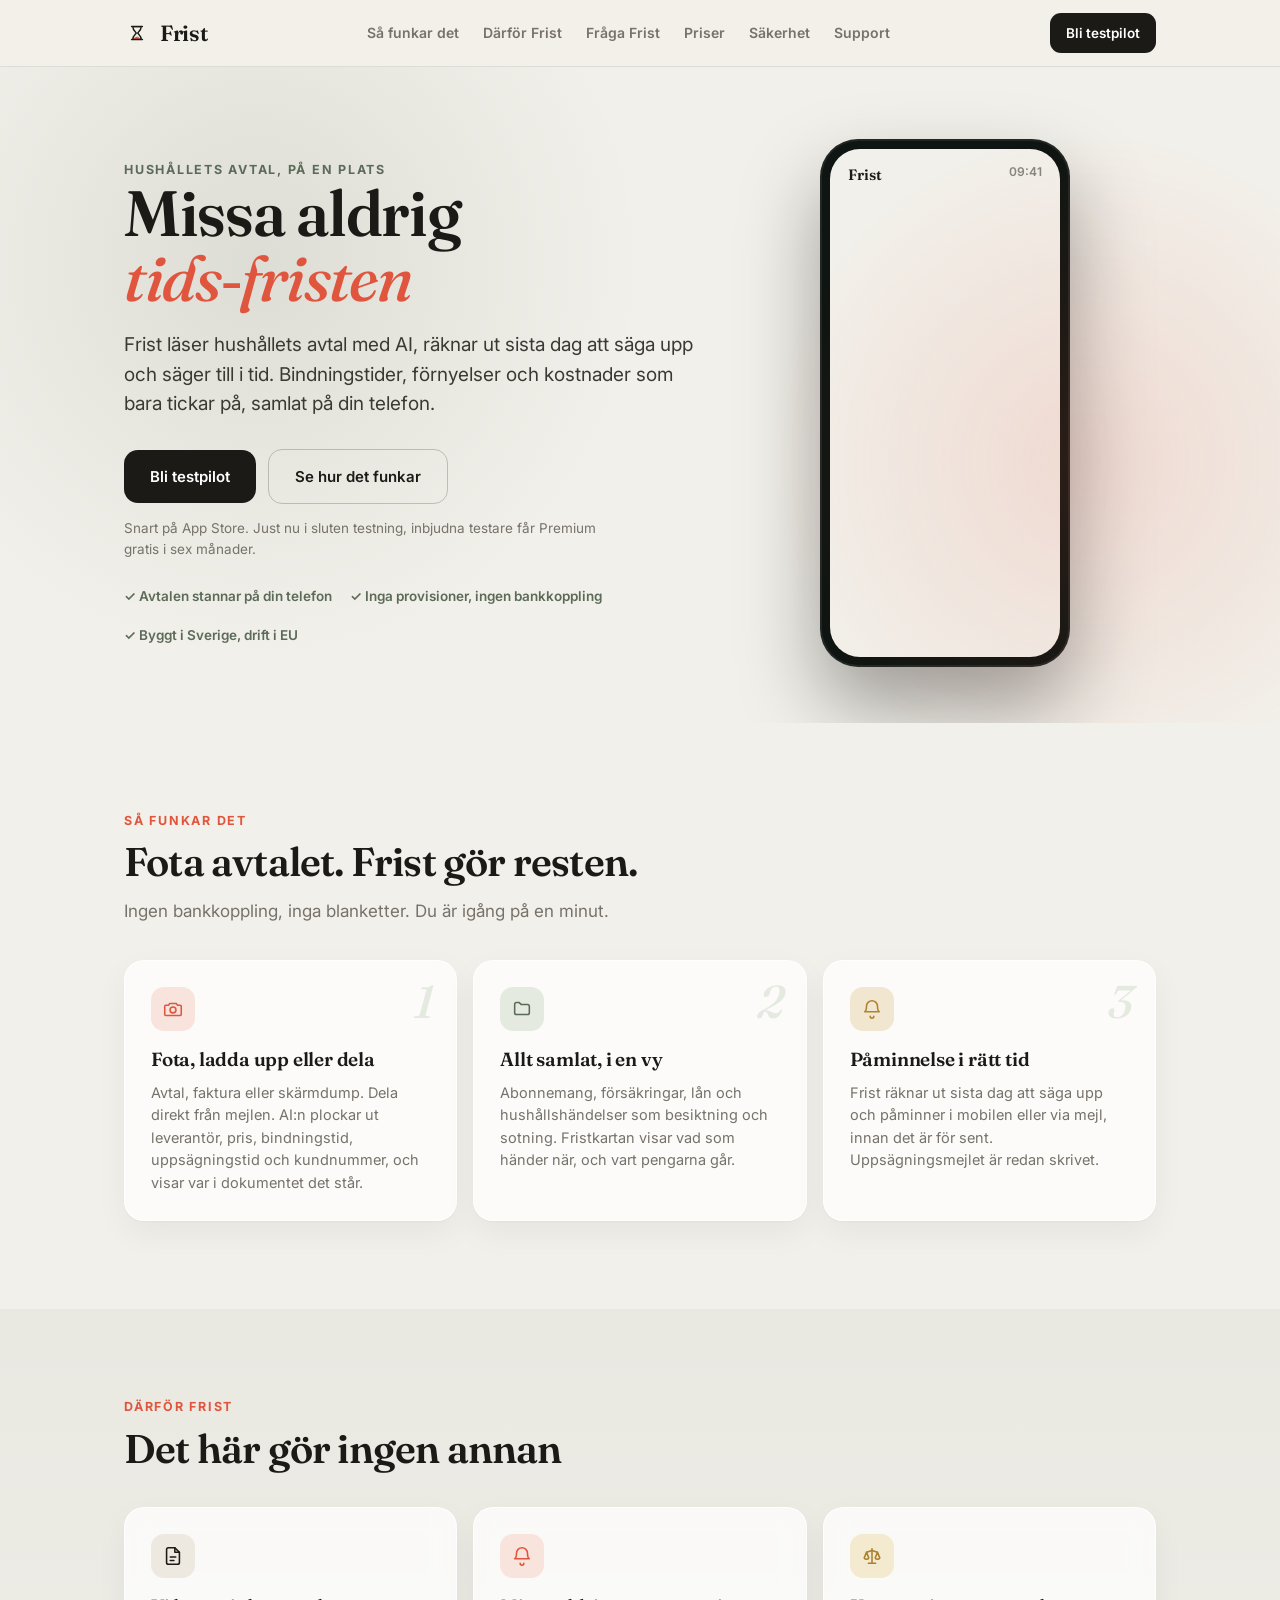
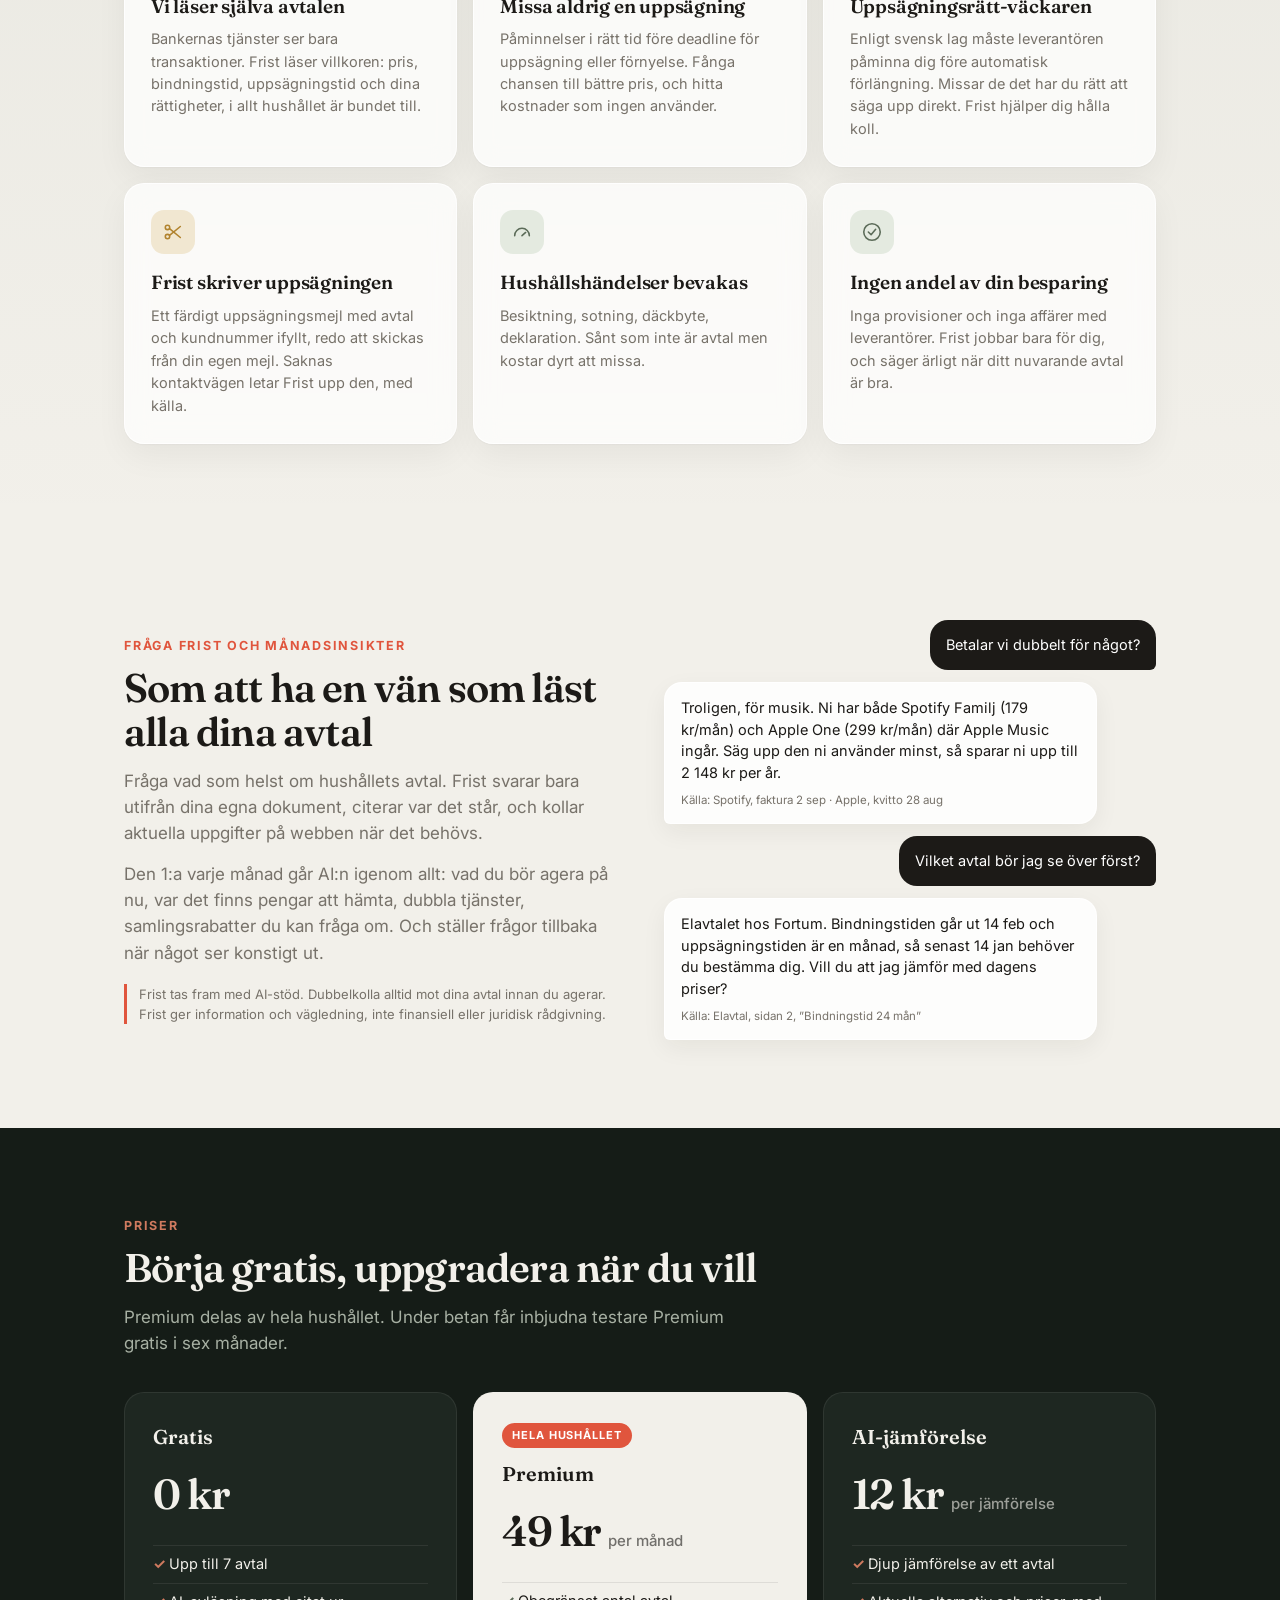
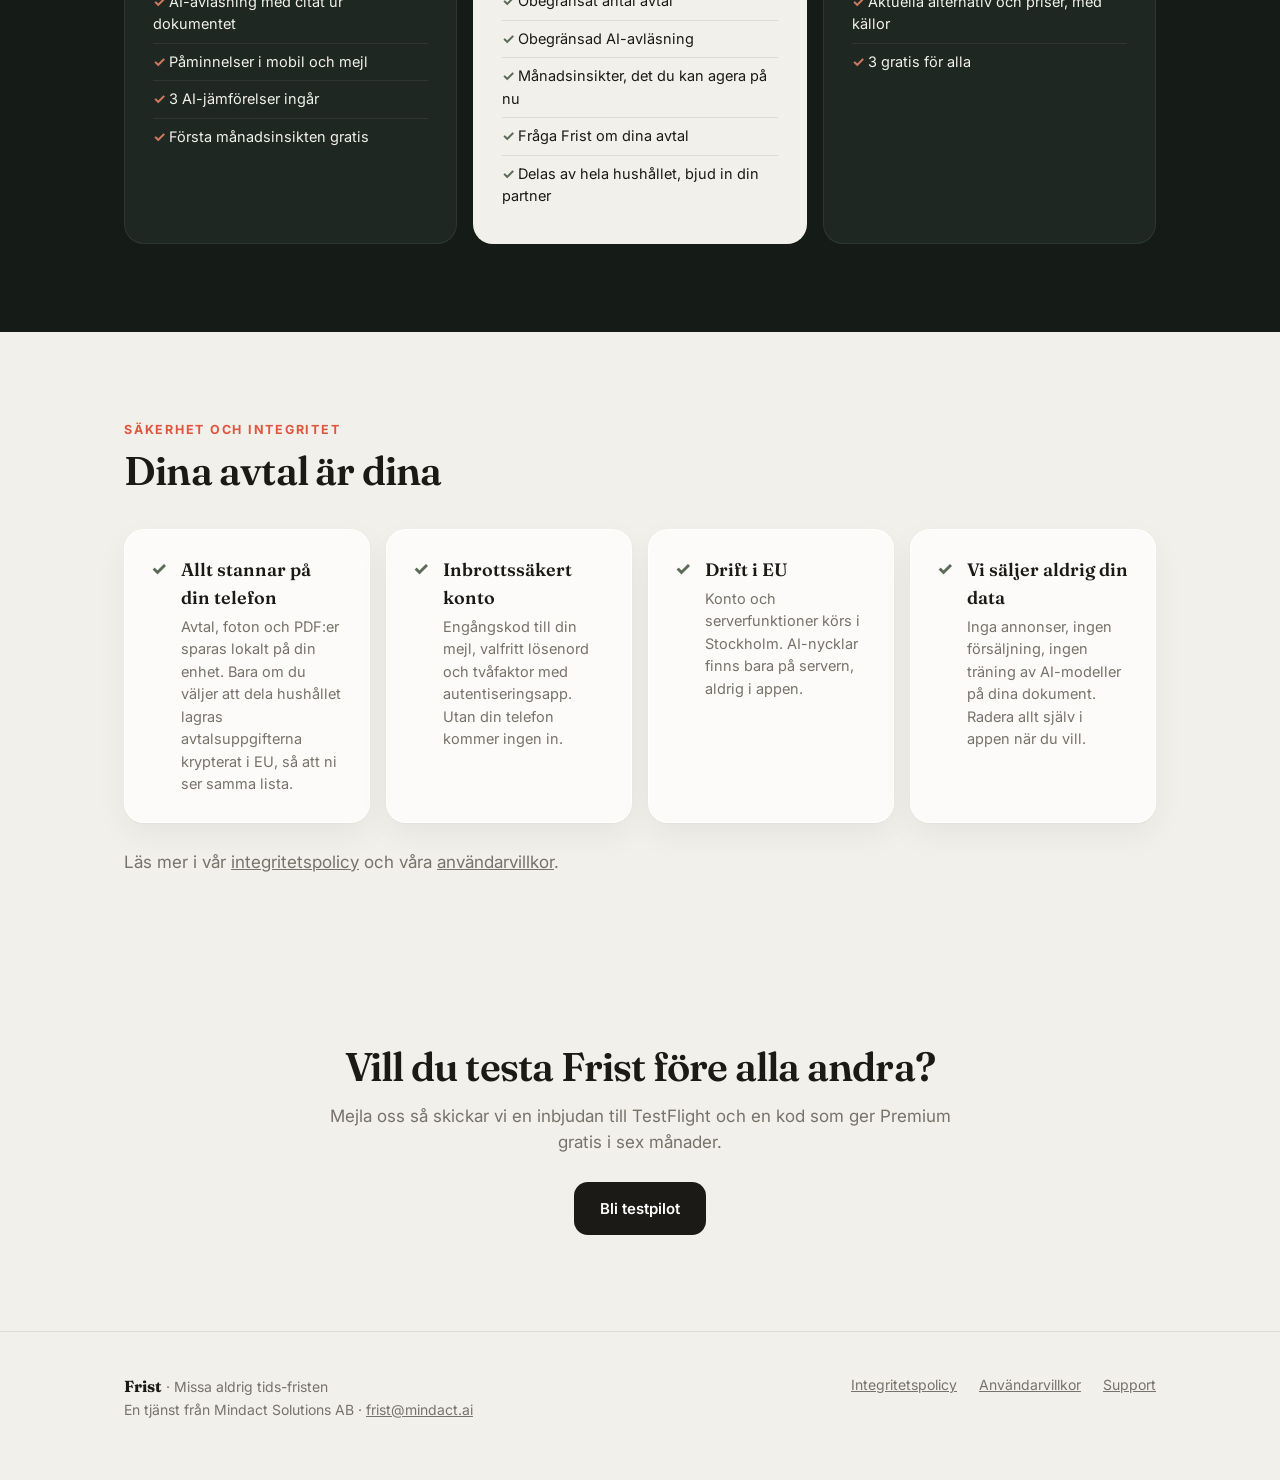
<file: index.html>
<!DOCTYPE html>
<html lang="sv">
<head>
<meta charset="UTF-8">
<meta name="viewport" content="width=device-width, initial-scale=1.0">
<title>Frist, missa aldrig tids-fristen</title>
<meta name="description" content="Frist läser hushållets avtal med AI, håller koll på bindningstider och uppsägningar, och säger till innan det kostar dig pengar. Allt stannar på din telefon.">
<meta property="og:title" content="Frist, missa aldrig tids-fristen">
<meta property="og:description" content="Appen som läser hushållets avtal och säger till innan det kostar dig pengar.">
<meta property="og:image" content="https://frist.nu/apple-touch-icon.png">
<link rel="preconnect" href="https://fonts.googleapis.com">
<link rel="preconnect" href="https://fonts.gstatic.com" crossorigin>
<link href="https://fonts.googleapis.com/css2?family=Fraunces:opsz,wght@9..144,500;9..144,600;9..144,700&family=Inter:wght@400;500;600;700&display=swap" rel="stylesheet">
<link rel="stylesheet" href="stil.css">
<link rel="stylesheet" href="delar/demo.css">
<link rel="icon" type="image/svg+xml" href="ikon.svg">
<link rel="apple-touch-icon" href="apple-touch-icon.png">
</head>
<body>

<header>
  <div class="wrap nav">
    <a class="logo" href="/"><svg viewBox="0 0 1024 1024" xmlns="http://www.w3.org/2000/svg" aria-hidden="true"><path d="M 348 262 L 676 262 C 676 408 556 466 542 512 C 556 558 676 616 676 762 L 348 762 C 348 616 468 558 482 512 C 468 466 348 408 348 262 Z" fill="none" stroke="currentColor" stroke-width="56" stroke-linejoin="round"/><path d="M 392 748 L 632 748 C 632 700 560 668 512 646 C 464 668 392 700 392 748 Z" fill="#e0553d"/><line x1="300" y1="252" x2="724" y2="252" stroke="currentColor" stroke-width="60" stroke-linecap="round"/><line x1="300" y1="772" x2="724" y2="772" stroke="currentColor" stroke-width="60" stroke-linecap="round"/></svg>Frist</a>
    <nav class="nav-links">
      <a href="#sa-funkar-det">Så funkar det</a>
      <a href="#darfor">Därför Frist</a>
      <a href="#fraga">Fråga Frist</a>
      <a href="#priser">Priser</a>
      <a href="#integritet">Säkerhet</a>
      <a href="support.html">Support</a>
    </nav>
    <a class="knapp liten" href="mailto:frist@mindact.ai?subject=Jag%20vill%20testa%20Frist">Bli testpilot</a>
  </div>
</header>

<div class="hero">
  <div class="wrap">
    <div class="hero-text">
      <div class="etikett ljus">Hushållets avtal, på en plats</div>
      <h1>Missa aldrig <em>tids&#8209;fristen</em></h1>
      <p class="under">Frist läser hushållets avtal med AI, räknar ut sista dag att säga upp och säger till i tid. Bindningstider, förnyelser och kostnader som bara tickar på, samlat på din telefon.</p>
      <div class="cta">
        <a class="knapp" href="mailto:frist@mindact.ai?subject=Jag%20vill%20testa%20Frist">Bli testpilot</a>
        <a class="knapp kontur" href="#sa-funkar-det">Se hur det funkar</a>
      </div>
      <div class="snart">Snart på App Store. Just nu i sluten testning, inbjudna testare får Premium gratis i sex månader.</div>
      <ul class="hero-punkter">
        <li>Avtalen stannar på din telefon</li>
        <li>Inga provisioner, ingen bankkoppling</li>
        <li>Byggt i Sverige, drift i EU</li>
      </ul>
    </div>
    <div class="hero-demo">
      <div class="dm" aria-label="Animerad demo av Frist">
  <div class="dm-fon"><div class="dm-skarm">
    <div class="dm-top"><span class="dm-brand">Frist</span><span class="dm-tid">09:41</span></div>
    <div class="dm-sc dm-s1">
      <div class="dm-hero"><div class="dm-lev">Löpande utgifter</div><div class="dm-stor">2 217 <span>kr/mån</span></div></div>
      <div class="dm-catl">Abonnemang</div>
      <div class="dm-lista">
        <div class="dm-lrow"><i style="background:var(--dm-amber-soft)">⚡</i><div><b>Elavtal fast pris</b><span>Fortum</span></div><em>1 240<small>/mån</small></em></div>
        <div class="dm-lrow"><i style="background:var(--dm-sage-soft)">🛡</i><div><b>Bilförsäkring halv</b><span>If</span></div><em>389<small>/mån</small></em></div>
        <div class="dm-lrow"><i style="background:var(--dm-accent-soft)">📺</i><div><b>Netflix Standard</b><span>Netflix</span></div><em>139<small>/mån</small></em></div>
        <div class="dm-lrow"><i style="background:var(--dm-sage-soft)">📶</i><div><b>Bredband fiber</b><span>Telia</span></div><em>449<small>/mån</small></em></div>
      </div>
      <div class="dm-cap">Alla avtal samlade, med kostnad och status</div>
    </div>
    <div class="dm-sc dm-s2">
      <div class="dm-kort"><div class="dm-namn">Elavtal fast pris</div><div class="dm-lev">Fortum · kundnr 4471 023</div>
        <div class="dm-kv"><span>Pris</span><b>1 240 kr/mån</b></div>
        <div class="dm-kv"><span>Bindningstid till</span><b>14 feb 2027</b></div>
        <div class="dm-kv"><span>Uppsägningstid</span><b>1 månad</b></div>
        <div class="dm-kv dm-frist"><span>Säg upp senast</span><b>14 jan 2027</b></div>
        <div class="dm-cit">Ur dokumentet: ”Bindningstid 24 mån, t.o.m. 2027-02-14”</div>
      </div>
      <div class="dm-todo"><i>🔔</i><div><b>Påminnelse 14 dec</b><span>30 dagar kvar att säga upp Fortum</span></div></div>
      <div class="dm-cap">Frist räknar ut sista dag att säga upp</div>
    </div>
    <div class="dm-sc dm-s3">
      <div class="dm-ark dm-ark-kontakt"><div class="dm-ark-grepp"></div><div class="dm-ark-rub">Fortum</div><div class="dm-ark-sub">✓ Hämtat från avtalet</div>
        <div class="dm-knapp">Skapa färdigt uppsägningsmejl</div>
        <div class="dm-amber"><b>Så säger du upp</b>Mejla kundservice med ditt kundnummer. Uppsägningstid 1 månad.</div>
        <div class="dm-kv"><span>E-post</span><b>kundservice@fortum.se</b></div>
        <div class="dm-kv"><span>Telefon</span><b>020-46 00 00</b></div>
      </div>
      <div class="dm-cap">Uppsägningsmejlet skrivs åt dig, med kundnummer</div>
    </div>
    <div class="dm-sc dm-s4">
      <div class="dm-ins-hero"><div class="dm-lev">Månadens insikt · september</div><div class="dm-stor">~640 <span>kr/mån</span></div><div class="dm-lev">Två saker att agera på nu</div></div>
      <div class="dm-catl dm-d1">Agera nu</div>
      <div class="dm-kort dm-ins dm-d2"><div class="dm-todo"><i style="background:var(--dm-accent-soft)">🔔</i><div><b>Elavtal · Fortum</b><span>Bindningen går ut 14 feb. Säg upp senast 14 jan eller jämför pris.</span><em class="dm-chip dm-chip-amber">Senast 14 jan</em></div></div></div>
      <div class="dm-catl dm-d3">Pengar att hämta</div>
      <div class="dm-kort dm-ins dm-d4"><div class="dm-todo"><i style="background:var(--dm-sage-soft)">💰</i><div><b>Netflix</b><span>Standard med reklam räcker för ert tittande.</span><em class="dm-chip dm-chip-green">Spara ~60 kr/mån</em></div></div></div>
      <div class="dm-cap">Månadens insikt säger vad du gör nu</div>
    </div>
  </div></div>
</div>

    </div>
  </div>
</div>

<section id="sa-funkar-det">
  <div class="wrap">
    <div class="etikett">Så funkar det</div>
    <h2>Fota avtalet. Frist gör resten.</h2>
    <p class="ingress">Ingen bankkoppling, inga blanketter. Du är igång på en minut.</p>
    <div class="steg">
      <div class="kort"><span class="stegnr">1</span><div class="ikon korall"><svg viewBox="0 0 24 24"><path d="M4 8h3l1.4-2h7.2L17 8h3a1 1 0 0 1 1 1v9a1 1 0 0 1-1 1H4a1 1 0 0 1-1-1V9a1 1 0 0 1 1-1z"/><circle cx="12" cy="13" r="3.2"/></svg></div><h3>Fota, ladda upp eller dela</h3><p>Avtal, faktura eller skärmdump. Dela direkt från mejlen. AI:n plockar ut leverantör, pris, bindningstid, uppsägningstid och kundnummer, och visar var i dokumentet det står.</p></div>
      <div class="kort"><span class="stegnr">2</span><div class="ikon sage"><svg viewBox="0 0 24 24"><path d="M4 7a2 2 0 0 1 2-2h3l2 2h7a2 2 0 0 1 2 2v7a2 2 0 0 1-2 2H6a2 2 0 0 1-2-2z"/></svg></div><h3>Allt samlat, i en vy</h3><p>Abonnemang, försäkringar, lån och hushållshändelser som besiktning och sotning. Fristkartan visar vad som händer när, och vart pengarna går.</p></div>
      <div class="kort"><span class="stegnr">3</span><div class="ikon amber"><svg viewBox="0 0 24 24"><path d="M6 9a6 6 0 0 1 12 0c0 5 2 6 2 6H4s2-1 2-6"/><path d="M10 20a2 2 0 0 0 4 0"/></svg></div><h3>Påminnelse i rätt tid</h3><p>Frist räknar ut sista dag att säga upp och påminner i mobilen eller via mejl, innan det är för sent. Uppsägningsmejlet är redan skrivet.</p></div>
    </div>
  </div>
</section>

<section id="darfor" class="tonad">
  <div class="wrap">
    <div class="etikett">Därför Frist</div>
    <h2>Det här gör ingen annan</h2>
    <div class="kortnat">
      <div class="kort"><div class="ikon "><svg viewBox="0 0 24 24"><path d="M14 3H7a2 2 0 0 0-2 2v14a2 2 0 0 0 2 2h10a2 2 0 0 0 2-2V8z"/><path d="M14 3v5h5"/><path d="M9 13h6M9 17h4"/></svg></div><h3>Vi läser själva avtalen</h3><p>Bankernas tjänster ser bara transaktioner. Frist läser villkoren: pris, bindningstid, uppsägningstid och dina rättigheter, i allt hushållet är bundet till.</p></div>
      <div class="kort"><div class="ikon korall"><svg viewBox="0 0 24 24"><path d="M6 9a6 6 0 0 1 12 0c0 5 2 6 2 6H4s2-1 2-6"/><path d="M10 20a2 2 0 0 0 4 0"/></svg></div><h3>Missa aldrig en uppsägning</h3><p>Påminnelser i rätt tid före deadline för uppsägning eller förnyelse. Fånga chansen till bättre pris, och hitta kostnader som ingen använder.</p></div>
      <div class="kort"><div class="ikon guld"><svg viewBox="0 0 24 24"><path d="M12 4v16M8 20h8"/><path d="M12 6 6 8m6-2 6 2"/><path d="M6 8 3.5 14a2.8 2.8 0 0 0 5 0zM18 8l-2.5 6a2.8 2.8 0 0 0 5 0z"/></svg></div><h3>Uppsägningsrätt-väckaren</h3><p>Enligt svensk lag måste leverantören påminna dig före automatisk förlängning. Missar de det har du rätt att säga upp direkt. Frist hjälper dig hålla koll.</p></div>
      <div class="kort"><div class="ikon amber"><svg viewBox="0 0 24 24"><circle cx="6" cy="7" r="2.4"/><circle cx="6" cy="17" r="2.4"/><path d="M8.2 8.4 20 18M8.2 15.6 20 6"/></svg></div><h3>Frist skriver uppsägningen</h3><p>Ett färdigt uppsägningsmejl med avtal och kundnummer ifyllt, redo att skickas från din egen mejl. Saknas kontaktvägen letar Frist upp den, med källa.</p></div>
      <div class="kort"><div class="ikon sage"><svg viewBox="0 0 24 24"><path d="M4 16a8 8 0 1 1 16 0"/><path d="M12 16l4-3.5"/></svg></div><h3>Hushållshändelser bevakas</h3><p>Besiktning, sotning, däckbyte, deklaration. Sånt som inte är avtal men kostar dyrt att missa.</p></div>
      <div class="kort"><div class="ikon sage"><svg viewBox="0 0 24 24"><circle cx="12" cy="12" r="9"/><path d="m8 12 3 3 5-6"/></svg></div><h3>Ingen andel av din besparing</h3><p>Inga provisioner och inga affärer med leverantörer. Frist jobbar bara för dig, och säger ärligt när ditt nuvarande avtal är bra.</p></div>
    </div>
  </div>
</section>

<section id="fraga">
  <div class="wrap tva">
    <div>
      <div class="etikett">Fråga Frist och månadsinsikter</div>
      <h2>Som att ha en vän som läst alla dina avtal</h2>
      <p class="ingress">Fråga vad som helst om hushållets avtal. Frist svarar bara utifrån dina egna dokument, citerar var det står, och kollar aktuella uppgifter på webben när det behövs.</p>
      <p class="ingress">Den 1:a varje månad går AI:n igenom allt: vad du bör agera på nu, var det finns pengar att hämta, dubbla tjänster, samlingsrabatter du kan fråga om. Och ställer frågor tillbaka när något ser konstigt ut.</p>
      <p class="fin">Frist tas fram med AI-stöd. Dubbelkolla alltid mot dina avtal innan du agerar. Frist ger information och vägledning, inte finansiell eller juridisk rådgivning.</p>
    </div>
    <div class="chat">
      <div class="bubbla du">Betalar vi dubbelt för något?</div>
      <div class="bubbla frist">Troligen, för musik. Ni har både Spotify Familj (179 kr/mån) och Apple One (299 kr/mån) där Apple Music ingår. Säg upp den ni använder minst, så sparar ni upp till 2 148 kr per år.<div class="kalla">Källa: Spotify, faktura 2 sep · Apple, kvitto 28 aug</div></div>
      <div class="bubbla du">Vilket avtal bör jag se över först?</div>
      <div class="bubbla frist">Elavtalet hos Fortum. Bindningstiden går ut 14 feb och uppsägningstiden är en månad, så senast 14 jan behöver du bestämma dig. Vill du att jag jämför med dagens priser?<div class="kalla">Källa: Elavtal, sidan 2, ”Bindningstid 24 mån”</div></div>
    </div>
  </div>
</section>

<section class="priser" id="priser">
  <div class="wrap">
    <div class="etikett ljus">Priser</div>
    <h2>Börja gratis, uppgradera när du vill</h2>
    <p class="ingress">Premium delas av hela hushållet. Under betan får inbjudna testare Premium gratis i sex månader.</p>
    <div class="kortnat">
      <div class="priskort">
        <h3>Gratis</h3>
        <div class="pris">0 kr</div>
        <ul>
          <li>Upp till 7 avtal</li>
          <li>AI-avläsning med citat ur dokumentet</li>
          <li>Påminnelser i mobil och mejl</li>
          <li>3 AI-jämförelser ingår</li>
          <li>Första månadsinsikten gratis</li>
        </ul>
      </div>
      <div class="priskort markt">
        <span class="pristag">Hela hushållet</span>
        <h3 style="margin-top:10px">Premium</h3>
        <div class="pris">49 kr <span>per månad</span></div>
        <ul>
          <li>Obegränsat antal avtal</li>
          <li>Obegränsad AI-avläsning</li>
          <li>Månadsinsikter, det du kan agera på nu</li>
          <li>Fråga Frist om dina avtal</li>
          <li>Delas av hela hushållet, bjud in din partner</li>
        </ul>
      </div>
      <div class="priskort">
        <h3>AI-jämförelse</h3>
        <div class="pris">12 kr <span>per jämförelse</span></div>
        <ul>
          <li>Djup jämförelse av ett avtal</li>
          <li>Aktuella alternativ och priser, med källor</li>
          <li>3 gratis för alla</li>
        </ul>
      </div>
    </div>
  </div>
</section>

<section id="integritet">
  <div class="wrap">
    <div class="etikett">Säkerhet och integritet</div>
    <h2>Dina avtal är dina</h2>
    <div class="kortnat fyra">
      <div class="kort lofte"><span class="bock">✓</span><div class="p"><b>Allt stannar på din telefon</b>Avtal, foton och PDF:er sparas lokalt på din enhet. Bara om du väljer att dela hushållet lagras avtalsuppgifterna krypterat i EU, så att ni ser samma lista.</div></div>
      <div class="kort lofte"><span class="bock">✓</span><div class="p"><b>Inbrottssäkert konto</b>Engångskod till din mejl, valfritt lösenord och tvåfaktor med autentiseringsapp. Utan din telefon kommer ingen in.</div></div>
      <div class="kort lofte"><span class="bock">✓</span><div class="p"><b>Drift i EU</b>Konto och serverfunktioner körs i Stockholm. AI-nycklar finns bara på servern, aldrig i appen.</div></div>
      <div class="kort lofte"><span class="bock">✓</span><div class="p"><b>Vi säljer aldrig din data</b>Inga annonser, ingen försäljning, ingen träning av AI-modeller på dina dokument. Radera allt själv i appen när du vill.</div></div>
    </div>
    <p class="ingress" style="margin-top:26px">Läs mer i vår <a href="integritetspolicy.html">integritetspolicy</a> och våra <a href="villkor.html">användarvillkor</a>.</p>
  </div>
</section>

<section class="slut">
  <div class="wrap">
    <h2>Vill du testa Frist före alla andra?</h2>
    <p class="ingress">Mejla oss så skickar vi en inbjudan till TestFlight och en kod som ger Premium gratis i sex månader.</p>
    <a class="knapp" href="mailto:frist@mindact.ai?subject=Jag%20vill%20testa%20Frist">Bli testpilot</a>
  </div>
</section>

<footer>
  <div class="wrap fot">
    <div>
      <b>Frist</b> · Missa aldrig tids-fristen<br>
      En tjänst från Mindact Solutions AB · <a href="mailto:frist@mindact.ai">frist@mindact.ai</a>
    </div>
    <div class="fotlankar">
      <a href="integritetspolicy.html">Integritetspolicy</a>
      <a href="villkor.html">Användarvillkor</a>
      <a href="support.html">Support</a>
    </div>
  </div>
</footer>

</body>
</html>
</file>
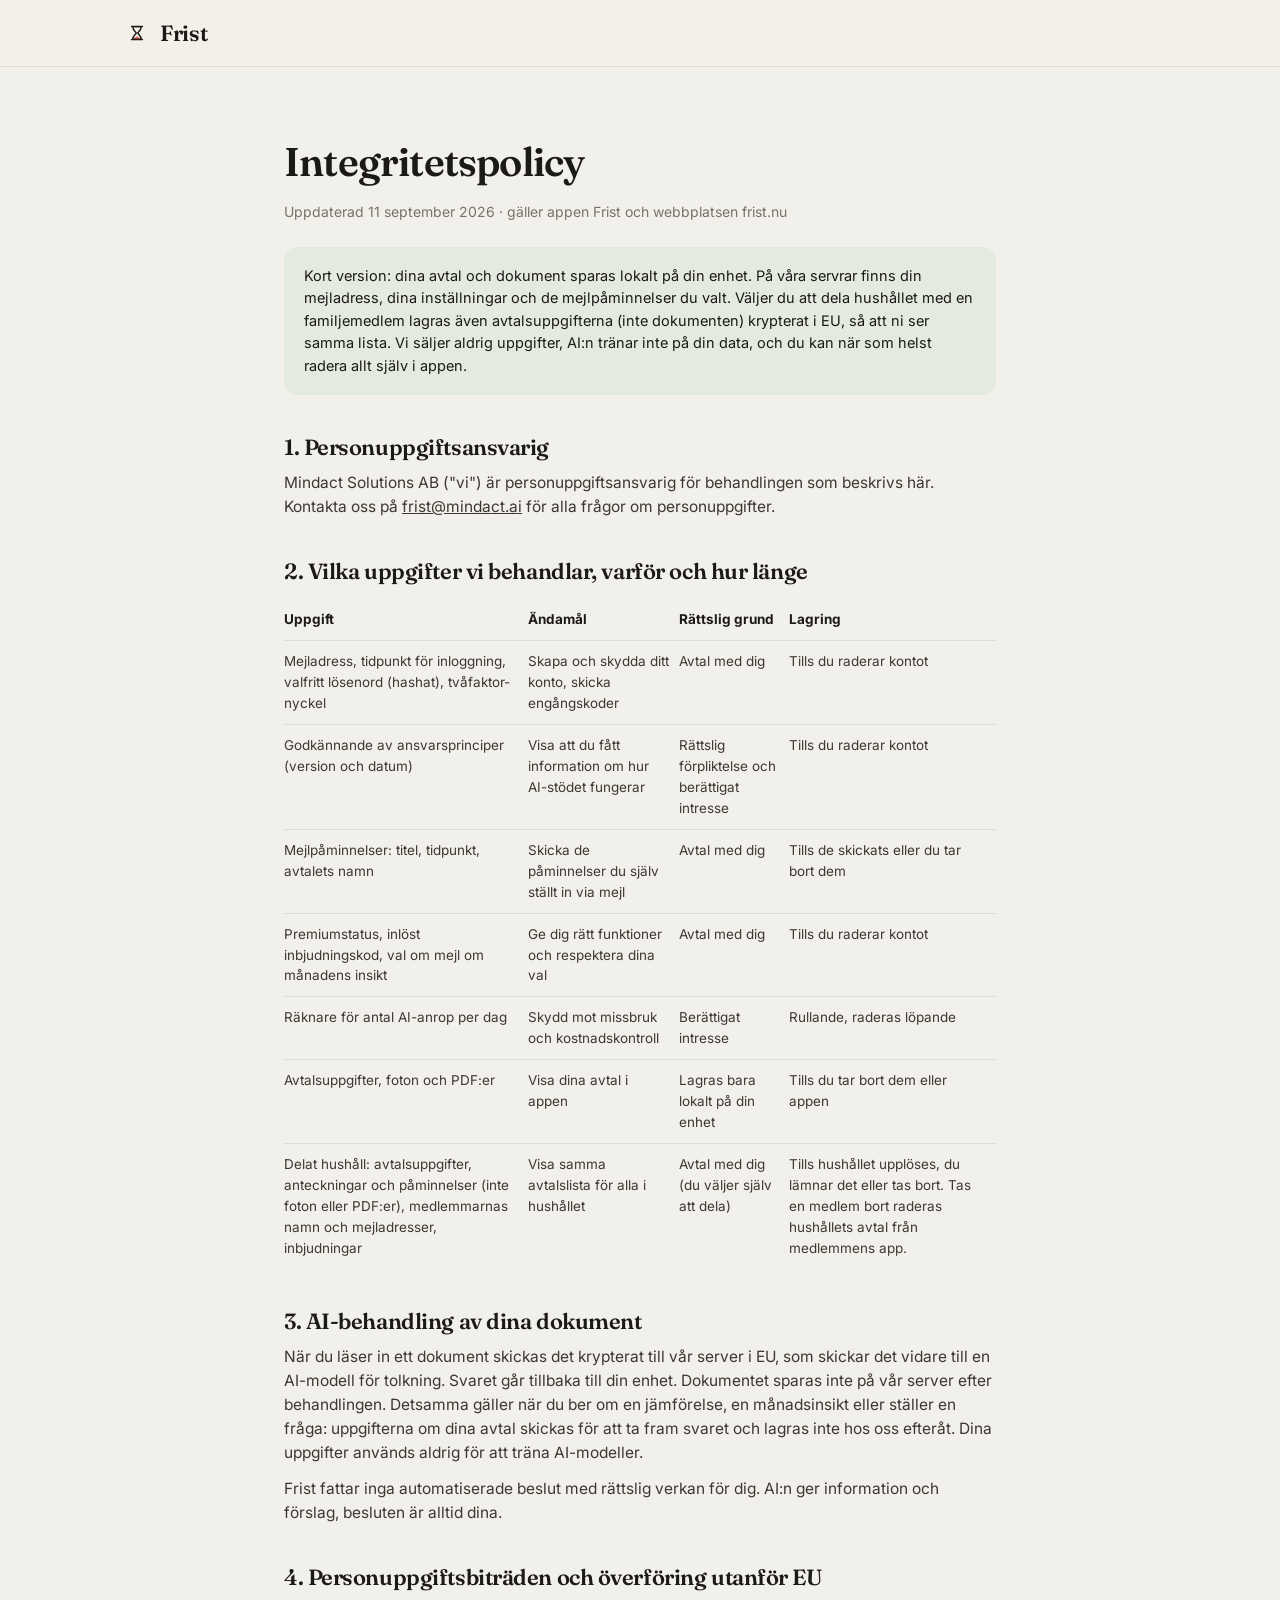
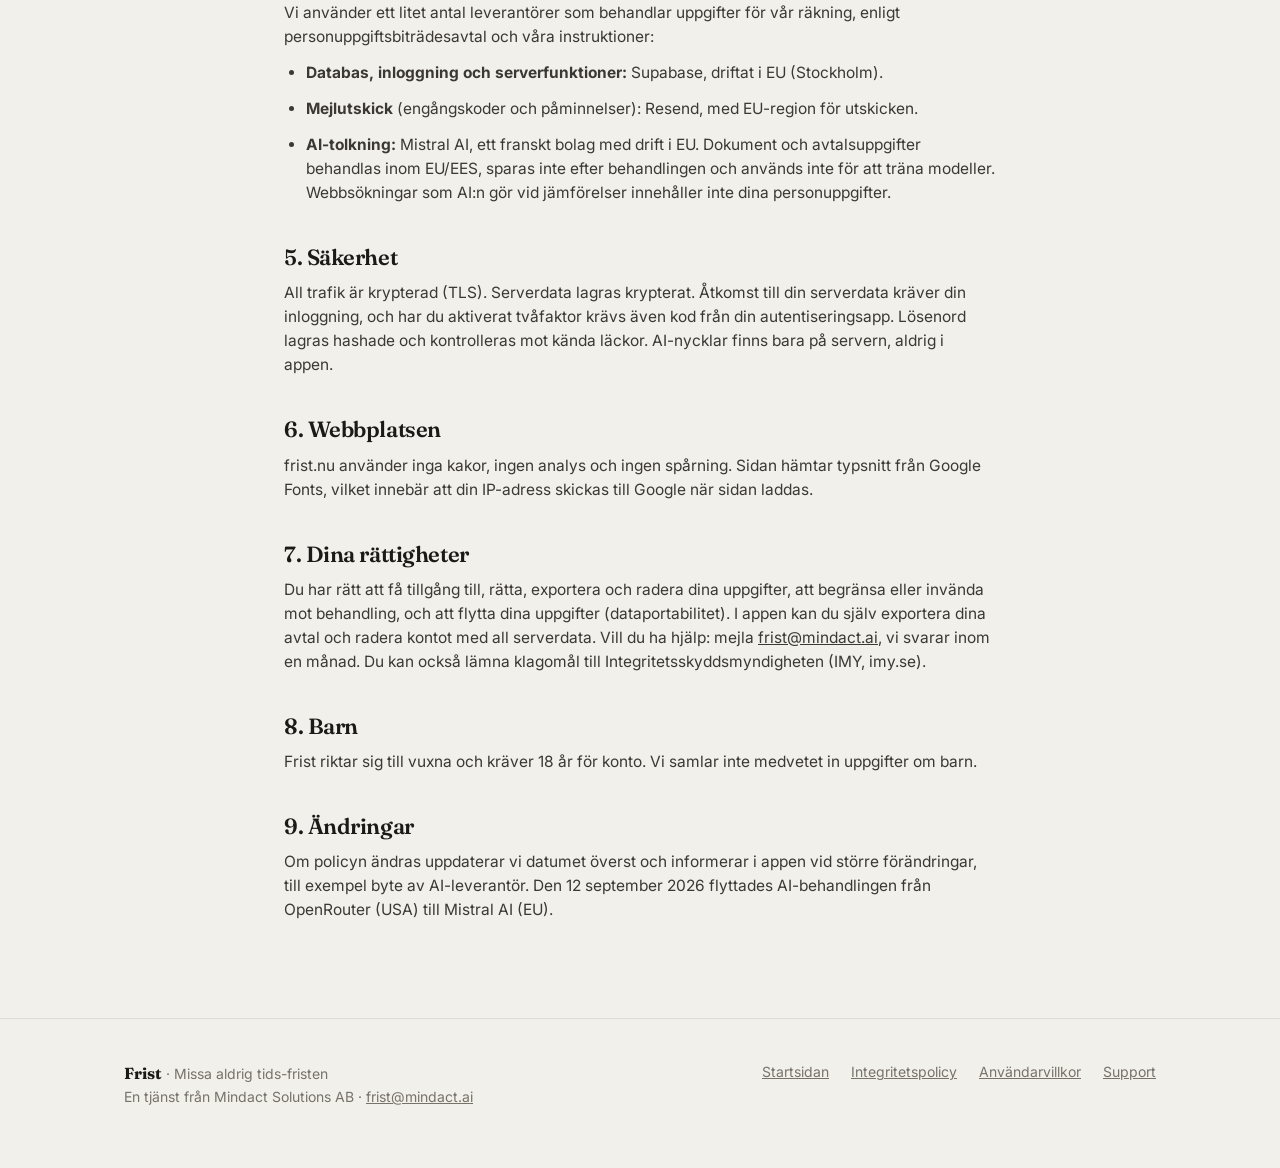
<file: integritetspolicy.html>
<!DOCTYPE html>
<html lang="sv">
<head>
<meta charset="UTF-8">
<meta name="viewport" content="width=device-width, initial-scale=1.0">
<title>Integritetspolicy · Frist</title>
<link rel="preconnect" href="https://fonts.googleapis.com">
<link rel="preconnect" href="https://fonts.gstatic.com" crossorigin>
<link href="https://fonts.googleapis.com/css2?family=Fraunces:opsz,wght@9..144,500;9..144,600;9..144,700&family=Inter:wght@400;500;600;700&display=swap" rel="stylesheet">
<link rel="stylesheet" href="stil.css">
<link rel="icon" type="image/svg+xml" href="ikon.svg">
<link rel="apple-touch-icon" href="apple-touch-icon.png">
</head>
<body>
<header><div class="wrap nav"><a class="logo" href="index.html"><svg viewBox="0 0 1024 1024" xmlns="http://www.w3.org/2000/svg" aria-hidden="true"><path d="M 348 262 L 676 262 C 676 408 556 466 542 512 C 556 558 676 616 676 762 L 348 762 C 348 616 468 558 482 512 C 468 466 348 408 348 262 Z" fill="none" stroke="currentColor" stroke-width="56" stroke-linejoin="round"/><path d="M 392 748 L 632 748 C 632 700 560 668 512 646 C 464 668 392 700 392 748 Z" fill="#e0553d"/><line x1="300" y1="252" x2="724" y2="252" stroke="currentColor" stroke-width="60" stroke-linecap="round"/><line x1="300" y1="772" x2="724" y2="772" stroke="currentColor" stroke-width="60" stroke-linecap="round"/></svg>Frist</a></div></header>

<div class="dok">
  <h1>Integritetspolicy</h1>
  <div class="datum">Uppdaterad 11 september 2026 · gäller appen Frist och webbplatsen frist.nu</div>

  <div class="ruta">Kort version: dina avtal och dokument sparas lokalt på din enhet. På våra servrar finns din mejladress, dina inställningar och de mejlpåminnelser du valt. Väljer du att dela hushållet med en familjemedlem lagras även avtalsuppgifterna (inte dokumenten) krypterat i EU, så att ni ser samma lista. Vi säljer aldrig uppgifter, AI:n tränar inte på din data, och du kan när som helst radera allt själv i appen.</div>

  <h2>1. Personuppgiftsansvarig</h2>
  <p>Mindact Solutions AB ("vi") är personuppgiftsansvarig för behandlingen som beskrivs här. Kontakta oss på <a href="mailto:frist@mindact.ai">frist@mindact.ai</a> för alla frågor om personuppgifter.</p>

  <h2>2. Vilka uppgifter vi behandlar, varför och hur länge</h2>
  <table class="tabell">
    <tr><th>Uppgift</th><th>Ändamål</th><th>Rättslig grund</th><th>Lagring</th></tr>
    <tr><td>Mejladress, tidpunkt för inloggning, valfritt lösenord (hashat), tvåfaktor-nyckel</td><td>Skapa och skydda ditt konto, skicka engångskoder</td><td>Avtal med dig</td><td>Tills du raderar kontot</td></tr>
    <tr><td>Godkännande av ansvarsprinciper (version och datum)</td><td>Visa att du fått information om hur AI-stödet fungerar</td><td>Rättslig förpliktelse och berättigat intresse</td><td>Tills du raderar kontot</td></tr>
    <tr><td>Mejlpåminnelser: titel, tidpunkt, avtalets namn</td><td>Skicka de påminnelser du själv ställt in via mejl</td><td>Avtal med dig</td><td>Tills de skickats eller du tar bort dem</td></tr>
    <tr><td>Premiumstatus, inlöst inbjudningskod, val om mejl om månadens insikt</td><td>Ge dig rätt funktioner och respektera dina val</td><td>Avtal med dig</td><td>Tills du raderar kontot</td></tr>
    <tr><td>Räknare för antal AI-anrop per dag</td><td>Skydd mot missbruk och kostnadskontroll</td><td>Berättigat intresse</td><td>Rullande, raderas löpande</td></tr>
    <tr><td>Avtalsuppgifter, foton och PDF:er</td><td>Visa dina avtal i appen</td><td>Lagras bara lokalt på din enhet</td><td>Tills du tar bort dem eller appen</td></tr>
    <tr><td>Delat hushåll: avtalsuppgifter, anteckningar och påminnelser (inte foton eller PDF:er), medlemmarnas namn och mejladresser, inbjudningar</td><td>Visa samma avtalslista för alla i hushållet</td><td>Avtal med dig (du väljer själv att dela)</td><td>Tills hushållet upplöses, du lämnar det eller tas bort. Tas en medlem bort raderas hushållets avtal från medlemmens app.</td></tr>
  </table>

  <h2>3. AI-behandling av dina dokument</h2>
  <p>När du läser in ett dokument skickas det krypterat till vår server i EU, som skickar det vidare till en AI-modell för tolkning. Svaret går tillbaka till din enhet. Dokumentet sparas inte på vår server efter behandlingen. Detsamma gäller när du ber om en jämförelse, en månadsinsikt eller ställer en fråga: uppgifterna om dina avtal skickas för att ta fram svaret och lagras inte hos oss efteråt. Dina uppgifter används aldrig för att träna AI-modeller.</p>
  <p>Frist fattar inga automatiserade beslut med rättslig verkan för dig. AI:n ger information och förslag, besluten är alltid dina.</p>

  <h2>4. Personuppgiftsbiträden och överföring utanför EU</h2>
  <p>Vi använder ett litet antal leverantörer som behandlar uppgifter för vår räkning, enligt personuppgiftsbiträdesavtal och våra instruktioner:</p>
  <ul>
    <li><b>Databas, inloggning och serverfunktioner:</b> Supabase, driftat i EU (Stockholm).</li>
    <li><b>Mejlutskick</b> (engångskoder och påminnelser): Resend, med EU-region för utskicken.</li>
    <li><b>AI-tolkning:</b> Mistral AI, ett franskt bolag med drift i EU. Dokument och avtalsuppgifter behandlas inom EU/EES, sparas inte efter behandlingen och används inte för att träna modeller. Webbsökningar som AI:n gör vid jämförelser innehåller inte dina personuppgifter.</li>
  </ul>

  <h2>5. Säkerhet</h2>
  <p>All trafik är krypterad (TLS). Serverdata lagras krypterat. Åtkomst till din serverdata kräver din inloggning, och har du aktiverat tvåfaktor krävs även kod från din autentiseringsapp. Lösenord lagras hashade och kontrolleras mot kända läckor. AI-nycklar finns bara på servern, aldrig i appen.</p>

  <h2>6. Webbplatsen</h2>
  <p>frist.nu använder inga kakor, ingen analys och ingen spårning. Sidan hämtar typsnitt från Google Fonts, vilket innebär att din IP-adress skickas till Google när sidan laddas.</p>

  <h2>7. Dina rättigheter</h2>
  <p>Du har rätt att få tillgång till, rätta, exportera och radera dina uppgifter, att begränsa eller invända mot behandling, och att flytta dina uppgifter (dataportabilitet). I appen kan du själv exportera dina avtal och radera kontot med all serverdata. Vill du ha hjälp: mejla <a href="mailto:frist@mindact.ai">frist@mindact.ai</a>, vi svarar inom en månad. Du kan också lämna klagomål till Integritetsskyddsmyndigheten (IMY, imy.se).</p>

  <h2>8. Barn</h2>
  <p>Frist riktar sig till vuxna och kräver 18 år för konto. Vi samlar inte medvetet in uppgifter om barn.</p>

  <h2>9. Ändringar</h2>
  <p>Om policyn ändras uppdaterar vi datumet överst och informerar i appen vid större förändringar, till exempel byte av AI-leverantör. Den 12 september 2026 flyttades AI-behandlingen från OpenRouter (USA) till Mistral AI (EU).</p>
</div>

<footer><div class="wrap fot"><div><b>Frist</b> · Missa aldrig tids-fristen<br>En tjänst från Mindact Solutions AB · <a href="mailto:frist@mindact.ai">frist@mindact.ai</a></div><div class="fotlankar"><a href="index.html">Startsidan</a><a href="integritetspolicy.html">Integritetspolicy</a><a href="villkor.html">Användarvillkor</a><a href="support.html">Support</a></div></div></footer>
</body>
</html>
</file>
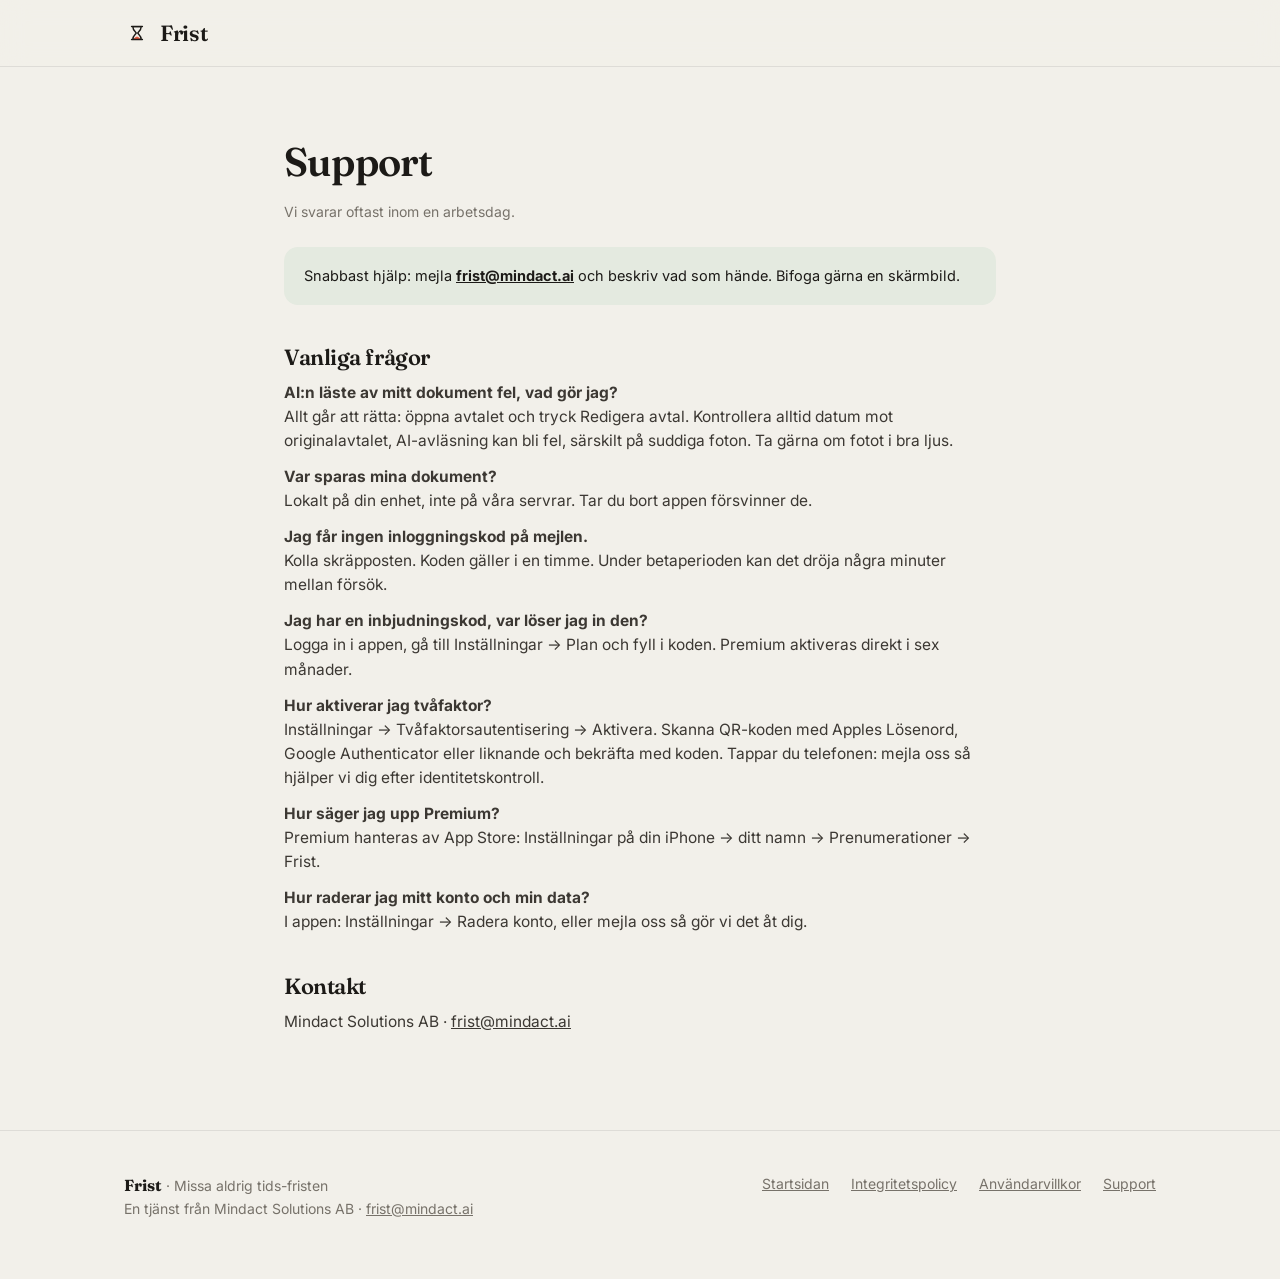
<file: support.html>
<!DOCTYPE html>
<html lang="sv">
<head>
<meta charset="UTF-8">
<meta name="viewport" content="width=device-width, initial-scale=1.0">
<title>Support · Frist</title>
<link rel="preconnect" href="https://fonts.googleapis.com">
<link rel="preconnect" href="https://fonts.gstatic.com" crossorigin>
<link href="https://fonts.googleapis.com/css2?family=Fraunces:opsz,wght@9..144,500;9..144,600;9..144,700&family=Inter:wght@400;500;600;700&display=swap" rel="stylesheet">
<link rel="stylesheet" href="stil.css">
<link rel="icon" type="image/svg+xml" href="ikon.svg">
<link rel="apple-touch-icon" href="apple-touch-icon.png">
</head>
<body>
<header><div class="wrap nav"><a class="logo" href="index.html"><svg viewBox="0 0 1024 1024" xmlns="http://www.w3.org/2000/svg" aria-hidden="true"><path d="M 348 262 L 676 262 C 676 408 556 466 542 512 C 556 558 676 616 676 762 L 348 762 C 348 616 468 558 482 512 C 468 466 348 408 348 262 Z" fill="none" stroke="currentColor" stroke-width="56" stroke-linejoin="round"/><path d="M 392 748 L 632 748 C 632 700 560 668 512 646 C 464 668 392 700 392 748 Z" fill="#e0553d"/><line x1="300" y1="252" x2="724" y2="252" stroke="currentColor" stroke-width="60" stroke-linecap="round"/><line x1="300" y1="772" x2="724" y2="772" stroke="currentColor" stroke-width="60" stroke-linecap="round"/></svg>Frist</a></div></header>

<div class="dok">
  <h1>Support</h1>
  <div class="datum">Vi svarar oftast inom en arbetsdag.</div>

  <div class="ruta">Snabbast hjälp: mejla <a href="mailto:frist@mindact.ai"><b>frist@mindact.ai</b></a> och beskriv vad som hände. Bifoga gärna en skärmbild.</div>

  <h2>Vanliga frågor</h2>

  <p><b>AI:n läste av mitt dokument fel, vad gör jag?</b><br>
  Allt går att rätta: öppna avtalet och tryck Redigera avtal. Kontrollera alltid datum mot originalavtalet, AI-avläsning kan bli fel, särskilt på suddiga foton. Ta gärna om fotot i bra ljus.</p>

  <p><b>Var sparas mina dokument?</b><br>
  Lokalt på din enhet, inte på våra servrar. Tar du bort appen försvinner de.</p>

  <p><b>Jag får ingen inloggningskod på mejlen.</b><br>
  Kolla skräpposten. Koden gäller i en timme. Under betaperioden kan det dröja några minuter mellan försök.</p>

  <p><b>Jag har en inbjudningskod, var löser jag in den?</b><br>
  Logga in i appen, gå till Inställningar → Plan och fyll i koden. Premium aktiveras direkt i sex månader.</p>

  <p><b>Hur aktiverar jag tvåfaktor?</b><br>
  Inställningar → Tvåfaktorsautentisering → Aktivera. Skanna QR-koden med Apples Lösenord, Google Authenticator eller liknande och bekräfta med koden. Tappar du telefonen: mejla oss så hjälper vi dig efter identitetskontroll.</p>

  <p><b>Hur säger jag upp Premium?</b><br>
  Premium hanteras av App Store: Inställningar på din iPhone → ditt namn → Prenumerationer → Frist.</p>

  <p><b>Hur raderar jag mitt konto och min data?</b><br>
  I appen: Inställningar → Radera konto, eller mejla oss så gör vi det åt dig.</p>

  <h2>Kontakt</h2>
  <p>Mindact Solutions AB · <a href="mailto:frist@mindact.ai">frist@mindact.ai</a></p>
</div>

<footer><div class="wrap fot"><div><b>Frist</b> · Missa aldrig tids-fristen<br>En tjänst från Mindact Solutions AB · <a href="mailto:frist@mindact.ai">frist@mindact.ai</a></div><div class="fotlankar"><a href="index.html">Startsidan</a><a href="integritetspolicy.html">Integritetspolicy</a><a href="villkor.html">Användarvillkor</a><a href="support.html">Support</a></div></div></footer>
</body>
</html>
</file>
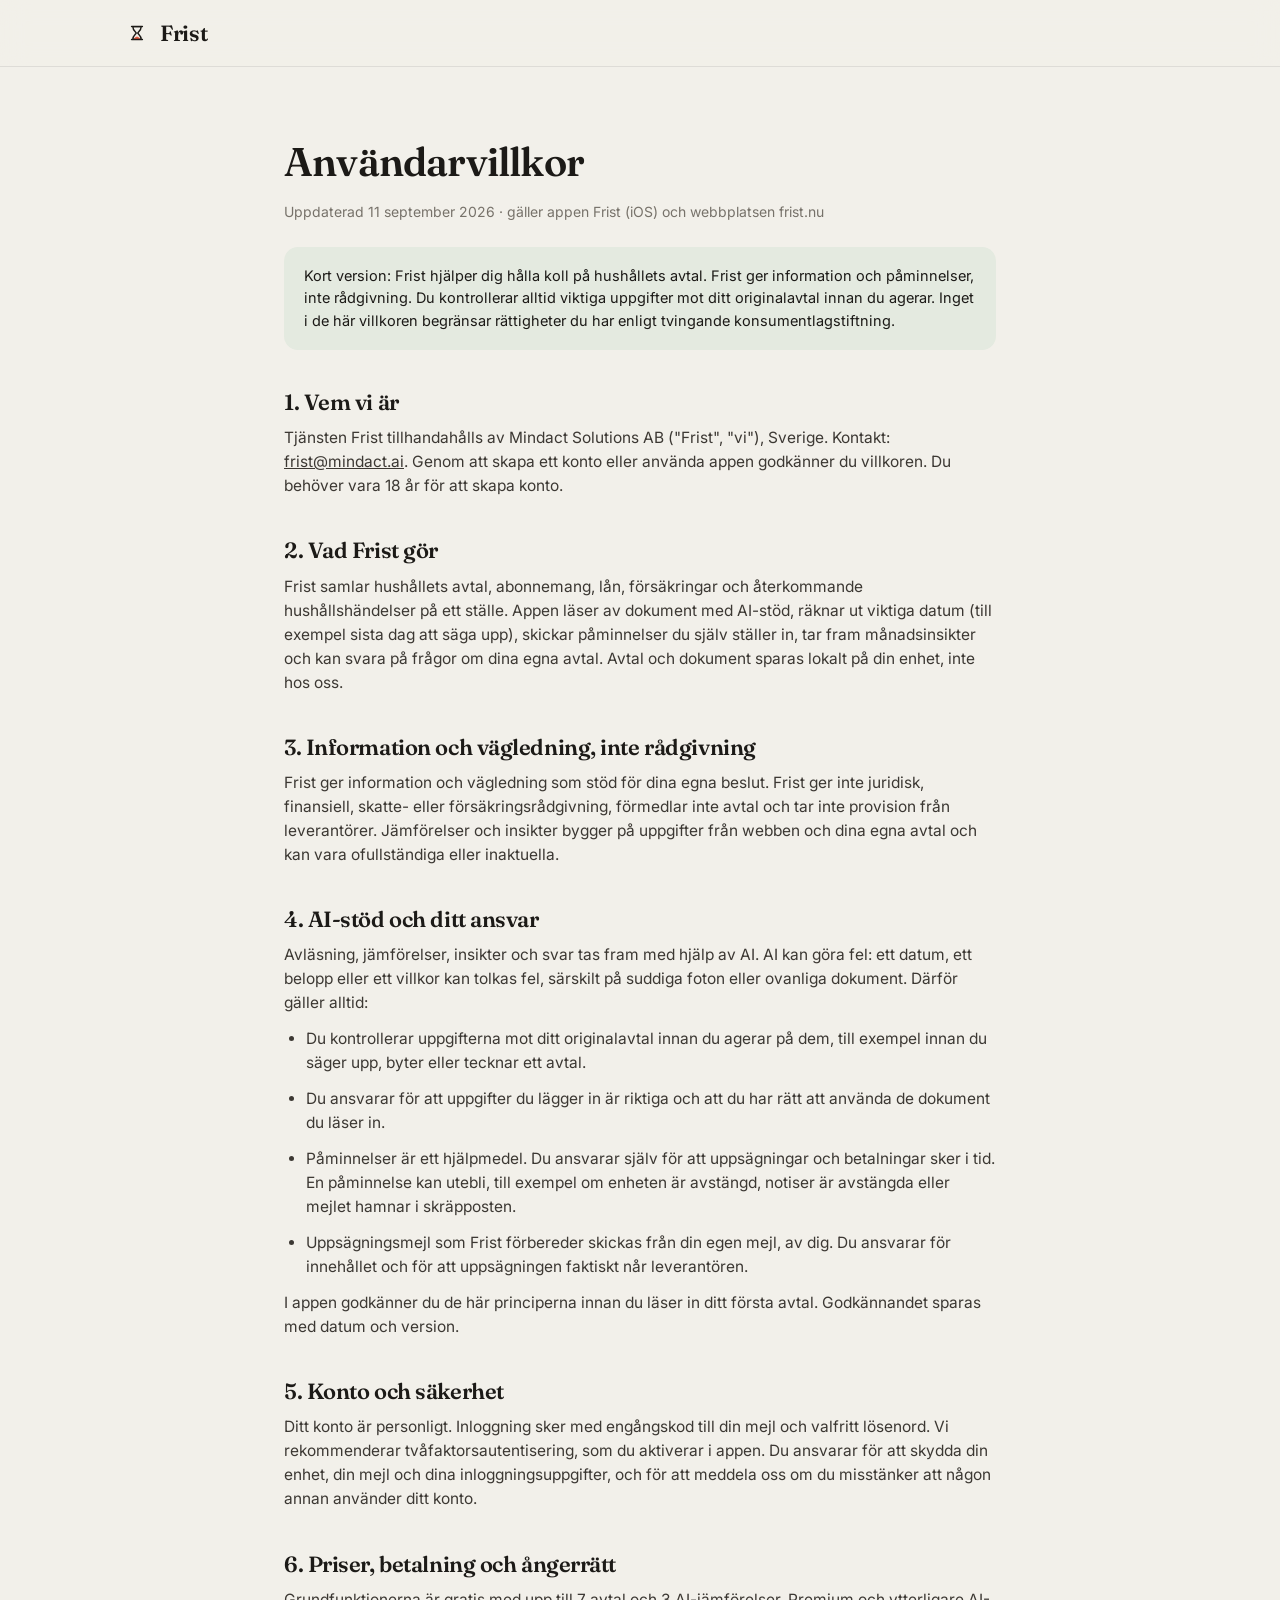
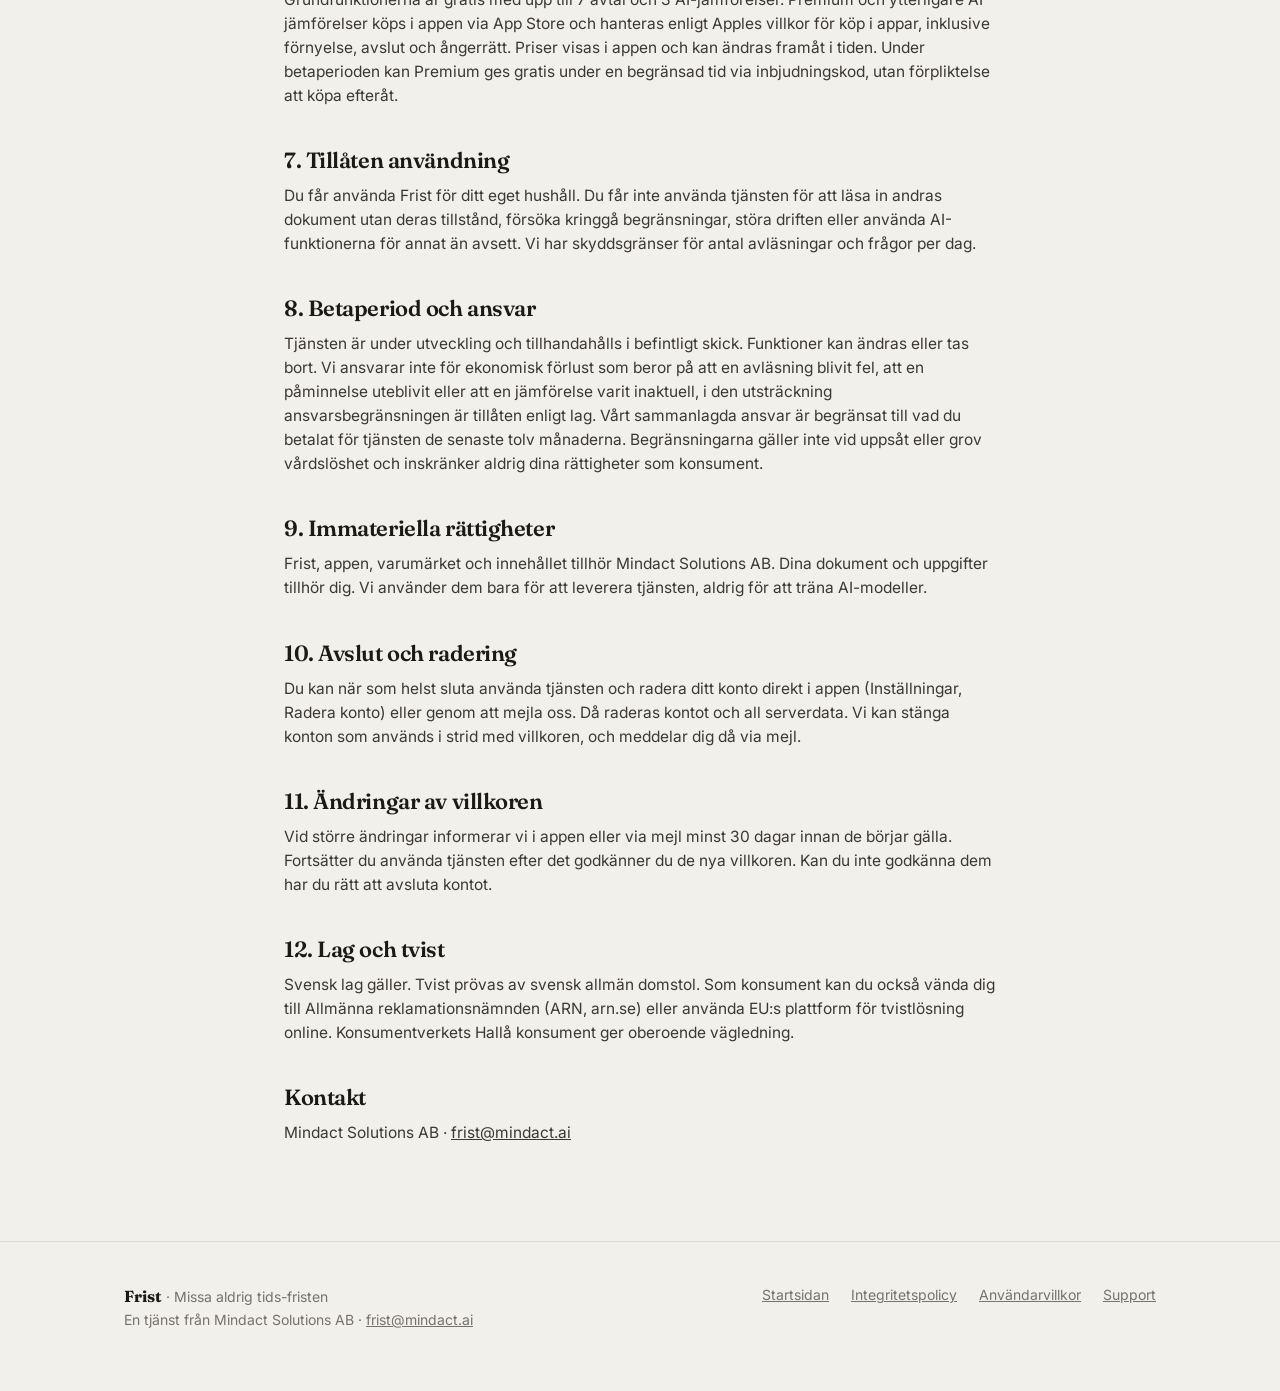
<file: villkor.html>
<!DOCTYPE html>
<html lang="sv">
<head>
<meta charset="UTF-8">
<meta name="viewport" content="width=device-width, initial-scale=1.0">
<title>Användarvillkor · Frist</title>
<link rel="preconnect" href="https://fonts.googleapis.com">
<link rel="preconnect" href="https://fonts.gstatic.com" crossorigin>
<link href="https://fonts.googleapis.com/css2?family=Fraunces:opsz,wght@9..144,500;9..144,600;9..144,700&family=Inter:wght@400;500;600;700&display=swap" rel="stylesheet">
<link rel="stylesheet" href="stil.css">
<link rel="icon" type="image/svg+xml" href="ikon.svg">
<link rel="apple-touch-icon" href="apple-touch-icon.png">
</head>
<body>
<header><div class="wrap nav"><a class="logo" href="index.html"><svg viewBox="0 0 1024 1024" xmlns="http://www.w3.org/2000/svg" aria-hidden="true"><path d="M 348 262 L 676 262 C 676 408 556 466 542 512 C 556 558 676 616 676 762 L 348 762 C 348 616 468 558 482 512 C 468 466 348 408 348 262 Z" fill="none" stroke="currentColor" stroke-width="56" stroke-linejoin="round"/><path d="M 392 748 L 632 748 C 632 700 560 668 512 646 C 464 668 392 700 392 748 Z" fill="#e0553d"/><line x1="300" y1="252" x2="724" y2="252" stroke="currentColor" stroke-width="60" stroke-linecap="round"/><line x1="300" y1="772" x2="724" y2="772" stroke="currentColor" stroke-width="60" stroke-linecap="round"/></svg>Frist</a></div></header>

<div class="dok">
  <h1>Användarvillkor</h1>
  <div class="datum">Uppdaterad 11 september 2026 · gäller appen Frist (iOS) och webbplatsen frist.nu</div>

  <div class="ruta">Kort version: Frist hjälper dig hålla koll på hushållets avtal. Frist ger information och påminnelser, inte rådgivning. Du kontrollerar alltid viktiga uppgifter mot ditt originalavtal innan du agerar. Inget i de här villkoren begränsar rättigheter du har enligt tvingande konsumentlagstiftning.</div>

  <h2>1. Vem vi är</h2>
  <p>Tjänsten Frist tillhandahålls av Mindact Solutions AB ("Frist", "vi"), Sverige. Kontakt: <a href="mailto:frist@mindact.ai">frist@mindact.ai</a>. Genom att skapa ett konto eller använda appen godkänner du villkoren. Du behöver vara 18 år för att skapa konto.</p>

  <h2>2. Vad Frist gör</h2>
  <p>Frist samlar hushållets avtal, abonnemang, lån, försäkringar och återkommande hushållshändelser på ett ställe. Appen läser av dokument med AI-stöd, räknar ut viktiga datum (till exempel sista dag att säga upp), skickar påminnelser du själv ställer in, tar fram månadsinsikter och kan svara på frågor om dina egna avtal. Avtal och dokument sparas lokalt på din enhet, inte hos oss.</p>

  <h2>3. Information och vägledning, inte rådgivning</h2>
  <p>Frist ger information och vägledning som stöd för dina egna beslut. Frist ger inte juridisk, finansiell, skatte- eller försäkringsrådgivning, förmedlar inte avtal och tar inte provision från leverantörer. Jämförelser och insikter bygger på uppgifter från webben och dina egna avtal och kan vara ofullständiga eller inaktuella.</p>

  <h2>4. AI-stöd och ditt ansvar</h2>
  <p>Avläsning, jämförelser, insikter och svar tas fram med hjälp av AI. AI kan göra fel: ett datum, ett belopp eller ett villkor kan tolkas fel, särskilt på suddiga foton eller ovanliga dokument. Därför gäller alltid:</p>
  <ul>
    <li>Du kontrollerar uppgifterna mot ditt originalavtal innan du agerar på dem, till exempel innan du säger upp, byter eller tecknar ett avtal.</li>
    <li>Du ansvarar för att uppgifter du lägger in är riktiga och att du har rätt att använda de dokument du läser in.</li>
    <li>Påminnelser är ett hjälpmedel. Du ansvarar själv för att uppsägningar och betalningar sker i tid. En påminnelse kan utebli, till exempel om enheten är avstängd, notiser är avstängda eller mejlet hamnar i skräpposten.</li>
    <li>Uppsägningsmejl som Frist förbereder skickas från din egen mejl, av dig. Du ansvarar för innehållet och för att uppsägningen faktiskt når leverantören.</li>
  </ul>
  <p>I appen godkänner du de här principerna innan du läser in ditt första avtal. Godkännandet sparas med datum och version.</p>

  <h2>5. Konto och säkerhet</h2>
  <p>Ditt konto är personligt. Inloggning sker med engångskod till din mejl och valfritt lösenord. Vi rekommenderar tvåfaktorsautentisering, som du aktiverar i appen. Du ansvarar för att skydda din enhet, din mejl och dina inloggningsuppgifter, och för att meddela oss om du misstänker att någon annan använder ditt konto.</p>

  <h2>6. Priser, betalning och ångerrätt</h2>
  <p>Grundfunktionerna är gratis med upp till 7 avtal och 3 AI-jämförelser. Premium och ytterligare AI-jämförelser köps i appen via App Store och hanteras enligt Apples villkor för köp i appar, inklusive förnyelse, avslut och ångerrätt. Priser visas i appen och kan ändras framåt i tiden. Under betaperioden kan Premium ges gratis under en begränsad tid via inbjudningskod, utan förpliktelse att köpa efteråt.</p>

  <h2>7. Tillåten användning</h2>
  <p>Du får använda Frist för ditt eget hushåll. Du får inte använda tjänsten för att läsa in andras dokument utan deras tillstånd, försöka kringgå begränsningar, störa driften eller använda AI-funktionerna för annat än avsett. Vi har skyddsgränser för antal avläsningar och frågor per dag.</p>

  <h2>8. Betaperiod och ansvar</h2>
  <p>Tjänsten är under utveckling och tillhandahålls i befintligt skick. Funktioner kan ändras eller tas bort. Vi ansvarar inte för ekonomisk förlust som beror på att en avläsning blivit fel, att en påminnelse uteblivit eller att en jämförelse varit inaktuell, i den utsträckning ansvarsbegränsningen är tillåten enligt lag. Vårt sammanlagda ansvar är begränsat till vad du betalat för tjänsten de senaste tolv månaderna. Begränsningarna gäller inte vid uppsåt eller grov vårdslöshet och inskränker aldrig dina rättigheter som konsument.</p>

  <h2>9. Immateriella rättigheter</h2>
  <p>Frist, appen, varumärket och innehållet tillhör Mindact Solutions AB. Dina dokument och uppgifter tillhör dig. Vi använder dem bara för att leverera tjänsten, aldrig för att träna AI-modeller.</p>

  <h2>10. Avslut och radering</h2>
  <p>Du kan när som helst sluta använda tjänsten och radera ditt konto direkt i appen (Inställningar, Radera konto) eller genom att mejla oss. Då raderas kontot och all serverdata. Vi kan stänga konton som används i strid med villkoren, och meddelar dig då via mejl.</p>

  <h2>11. Ändringar av villkoren</h2>
  <p>Vid större ändringar informerar vi i appen eller via mejl minst 30 dagar innan de börjar gälla. Fortsätter du använda tjänsten efter det godkänner du de nya villkoren. Kan du inte godkänna dem har du rätt att avsluta kontot.</p>

  <h2>12. Lag och tvist</h2>
  <p>Svensk lag gäller. Tvist prövas av svensk allmän domstol. Som konsument kan du också vända dig till Allmänna reklamationsnämnden (ARN, arn.se) eller använda EU:s plattform för tvistlösning online. Konsumentverkets Hallå konsument ger oberoende vägledning.</p>

  <h2>Kontakt</h2>
  <p>Mindact Solutions AB · <a href="mailto:frist@mindact.ai">frist@mindact.ai</a></p>
</div>

<footer><div class="wrap fot"><div><b>Frist</b> · Missa aldrig tids-fristen<br>En tjänst från Mindact Solutions AB · <a href="mailto:frist@mindact.ai">frist@mindact.ai</a></div><div class="fotlankar"><a href="index.html">Startsidan</a><a href="integritetspolicy.html">Integritetspolicy</a><a href="villkor.html">Användarvillkor</a><a href="support.html">Support</a></div></div></footer>
</body>
</html>
</file>
<file: stil.css>
/* Frist webbplats. Höstpalett: kräm, salvia, vermilion. Fraunces för rubriker, Inter för text. */
:root {
  --bg: #f2f0ea;
  --card: #ffffff;
  --ink: #1c1a17;
  --ink-soft: #77726a;
  --sage: #5b6b58;
  --sage-soft: #e4eae0;
  --accent: #e0553d;
  --accent-soft: #f9e4dd;
  --amber: #b1832e;
  --amber-soft: #f1e7d1;
  --gold: #a9812f;
  --gold-soft: #f4ead0;
  --stone: #eee9e0;
  --hair: rgba(28,26,23,.09);
  --radius: 20px;
  --mork: #151c17;
  --mork-card: #1e2721;
  --mork-ink: #f2f0ea;
  --mork-soft: #a7b0a3;
  --mork-accent: #cf7a5f;
}
* { margin:0; padding:0; box-sizing:border-box; }
html { scroll-behavior:smooth; }
body { font-family:'Inter', -apple-system, BlinkMacSystemFont, 'Segoe UI', Roboto, sans-serif; background:var(--bg); color:var(--ink); line-height:1.55; -webkit-font-smoothing:antialiased; }
a { color:inherit; }
h1, h2, .display { font-family:'Fraunces', Georgia, serif; font-weight:600; letter-spacing:-.02em; }
.wrap { max-width:1080px; margin:0 auto; padding:0 24px; }

/* Topp */
header { position:sticky; top:0; background:rgba(242,240,234,.82); backdrop-filter:blur(14px); -webkit-backdrop-filter:blur(14px); border-bottom:1px solid var(--hair); z-index:50; }
.nav { display:flex; align-items:center; justify-content:space-between; height:66px; gap:20px; }
.logo { display:flex; align-items:center; gap:10px; font-family:'Fraunces', Georgia, serif; font-weight:600; font-size:22px; letter-spacing:-.3px; text-decoration:none; color:var(--ink); }
.logo svg { width:26px; height:26px; }
.nav-links { display:flex; gap:24px; font-size:14px; font-weight:600; }
.nav-links a { text-decoration:none; color:var(--ink-soft); }
.nav-links a:hover { color:var(--ink); }
.knapp.liten { padding:10px 16px; font-size:13.5px; border-radius:11px; }

/* Hjälte */
.hero { position:relative; overflow:hidden; padding:72px 0 56px; }
.hero::before { content:''; position:absolute; left:-10%; top:-30%; width:60%; height:120%; background:radial-gradient(closest-side, rgba(91,107,88,.14), transparent); pointer-events:none; }
.hero::after { content:''; position:absolute; right:-10%; top:10%; width:50%; height:100%; background:radial-gradient(closest-side, rgba(224,85,61,.14), transparent); pointer-events:none; }
.hero .wrap { position:relative; display:grid; grid-template-columns: 1.15fr .85fr; gap:40px; align-items:center; }
.hero h1 { font-size:64px; line-height:1.02; }
.hero h1 em { font-style:italic; color:var(--accent); font-weight:500; }
.hero .under { margin-top:20px; font-size:19px; color:#3c3833; max-width:32em; }
.hero .cta { margin-top:30px; display:flex; gap:12px; flex-wrap:wrap; align-items:center; }
.snart { font-size:13.5px; color:var(--ink-soft); margin-top:14px; max-width:36em; }
.hero-punkter { list-style:none; display:flex; gap:18px; flex-wrap:wrap; margin-top:26px; font-size:13.5px; font-weight:600; color:var(--sage); }
.hero-punkter li::before { content:'✓ '; }
.hero-demo { display:flex; justify-content:center; }
.knapp { display:inline-block; background:var(--ink); color:#fff; font-weight:600; font-size:15px; padding:15px 26px; border-radius:14px; text-decoration:none; transition:transform .12s, background .12s; }
.knapp:hover { transform:translateY(-1px); background:#000; }
.knapp.kontur { background:transparent; color:var(--ink); border:1.5px solid rgba(28,26,23,.22); }
.knapp.kontur:hover { background:rgba(28,26,23,.05); }

/* Etiketter och sektioner */
section { padding:88px 0; }
section.tonad { background:linear-gradient(180deg, rgba(91,107,88,.06), rgba(91,107,88,0)); }
.etikett { font-size:12.5px; font-weight:700; text-transform:uppercase; letter-spacing:.14em; color:var(--accent); }
.etikett.ljus { color:var(--mork-accent); }
.hero .etikett.ljus { color:var(--sage); }
h2 { font-size:40px; margin-top:10px; line-height:1.1; }
.ingress { margin-top:14px; color:var(--ink-soft); font-size:17px; max-width:38em; }
.fin { margin-top:18px; font-size:13px; color:var(--ink-soft); border-left:3px solid var(--accent); padding-left:12px; max-width:38em; }

.kortnat { display:grid; grid-template-columns:repeat(auto-fit, minmax(280px, 1fr)); gap:16px; margin-top:36px; }
.kortnat.fyra { grid-template-columns:repeat(auto-fit, minmax(230px, 1fr)); }
.kort { background:rgba(255,255,255,.72); backdrop-filter:blur(12px); -webkit-backdrop-filter:blur(12px); border:1px solid rgba(255,255,255,.8); border-radius:var(--radius); padding:26px; box-shadow:0 1px 2px rgba(28,26,23,.04), 0 12px 32px rgba(28,26,23,.05); }
.kort .ikon { width:44px; height:44px; border-radius:13px; background:var(--stone); color:var(--ink); display:flex; align-items:center; justify-content:center; }
.ikon svg { width:22px; height:22px; stroke:currentColor; stroke-width:1.7; fill:none; stroke-linecap:round; stroke-linejoin:round; }
.ikon.korall { background:var(--accent-soft); color:var(--accent); }
.ikon.sage { background:var(--sage-soft); color:var(--sage); }
.ikon.guld { background:var(--gold-soft); color:var(--gold); }
.ikon.amber { background:var(--amber-soft); color:var(--amber); }
.kort h3 { font-family:'Fraunces', Georgia, serif; font-weight:600; font-size:19px; letter-spacing:-.2px; margin-top:14px; }
.kort p { font-size:14.5px; color:var(--ink-soft); margin-top:7px; }

/* Steg */
.steg { display:grid; grid-template-columns:repeat(auto-fit, minmax(240px, 1fr)); gap:16px; margin-top:36px; }
.steg .kort { position:relative; }
.stegnr { position:absolute; top:18px; right:22px; font-family:'Fraunces', Georgia, serif; font-size:46px; font-weight:500; font-style:italic; color:var(--sage-soft); line-height:1; }

/* Fråga Frist */
.tva { display:grid; grid-template-columns:1fr 1fr; gap:48px; align-items:center; }
.chat { display:flex; flex-direction:column; gap:12px; }
.bubbla { max-width:88%; padding:14px 16px; border-radius:18px; font-size:14.5px; line-height:1.5; }
.bubbla.du { align-self:flex-end; background:var(--ink); color:#fff; border-bottom-right-radius:6px; }
.bubbla.frist { align-self:flex-start; background:rgba(255,255,255,.85); border:1px solid rgba(255,255,255,.9); border-bottom-left-radius:6px; box-shadow:0 8px 24px rgba(28,26,23,.06); }
.kalla { font-size:11.5px; color:var(--ink-soft); margin-top:8px; }

/* Priser */
.priser { background:var(--mork); color:var(--mork-ink); }
.priser h2 { color:inherit; }
.priser .ingress { color:var(--mork-soft); }
.priskort { background:var(--mork-card); border:1px solid rgba(242,240,234,.08); border-radius:var(--radius); padding:28px; }
.priskort h3 { font-family:'Fraunces', Georgia, serif; font-weight:600; font-size:20px; }
.priskort.markt { background:var(--bg); color:var(--ink); }
.pris { font-family:'Fraunces', Georgia, serif; font-size:42px; font-weight:600; letter-spacing:-1.5px; margin-top:10px; }
.pris span { font-family:'Inter', sans-serif; font-size:15px; font-weight:500; opacity:.6; letter-spacing:0; }
.priskort ul { list-style:none; margin-top:18px; font-size:14.5px; }
.priskort li { padding:7px 0; border-top:1px solid rgba(128,128,128,.18); }
.priskort li::before { content:'✓  '; color:var(--mork-accent); font-weight:700; }
.priskort.markt li::before { color:var(--sage); }
.pristag { display:inline-block; font-size:11px; font-weight:700; text-transform:uppercase; letter-spacing:.08em; background:var(--accent); color:#fff; padding:4px 10px; border-radius:99px; }

/* Integritet */
.lofte { display:flex; gap:14px; align-items:flex-start; }
.lofte .p { font-size:14.5px; color:var(--ink-soft); }
.lofte .p b { display:block; color:var(--ink); font-family:'Fraunces', Georgia, serif; font-size:18px; font-weight:600; margin-bottom:4px; }
.bock { color:var(--sage); font-weight:800; font-size:18px; line-height:1.4; }

/* Avslut */
.slut { text-align:center; padding:72px 0 96px; }
.slut .ingress { margin:14px auto 26px; }

/* Sidfot */
footer { border-top:1px solid var(--hair); padding:42px 0 60px; font-size:14px; color:var(--ink-soft); }
footer b { color:var(--ink); font-family:'Fraunces', Georgia, serif; font-size:16px; }
.fot { display:flex; justify-content:space-between; gap:24px; flex-wrap:wrap; }
.fot a { color:var(--ink-soft); }
.fot a:hover { color:var(--ink); }
.fotlankar { display:flex; gap:22px; flex-wrap:wrap; }

/* Undersidor (policy m.m.) */
.dok { max-width:760px; margin:0 auto; padding:64px 24px 96px; }
.dok h1 { font-size:40px; }
.dok .datum { color:var(--ink-soft); font-size:14px; margin-top:8px; }
.dok h2 { font-size:22px; margin-top:40px; }
.dok p, .dok li { font-size:15.5px; color:#3c3833; margin-top:12px; }
.dok ul { padding-left:22px; }
.dok .ruta { background:var(--sage-soft); border-radius:14px; padding:18px 20px; margin-top:24px; font-size:14.5px; color:var(--ink); }
.tabell { width:100%; border-collapse:collapse; margin-top:16px; font-size:13.5px; }
.tabell th, .tabell td { text-align:left; vertical-align:top; padding:10px 10px 10px 0; border-top:1px solid var(--hair); }
.tabell th { font-weight:700; color:var(--ink); border-top:none; }
.tabell td { color:#3c3833; }

@media (max-width: 860px) {
  .hero { padding:44px 0 40px; }
  .hero .wrap { grid-template-columns:1fr; text-align:center; gap:28px; }
  .hero h1 { font-size:44px; }
  .hero .under { margin-left:auto; margin-right:auto; }
  .hero .cta, .hero-punkter { justify-content:center; }
  .hero-demo { order:1; }
  .nav-links, .nav .knapp.liten { display:none; }
  h2 { font-size:31px; }
  section { padding:60px 0; }
  .tva { grid-template-columns:1fr; gap:28px; }
  .tabell { display:block; overflow-x:auto; }
}
</file>
<file: delar/demo.css>
/* Animerad demo: en telefon som visar Frists fyra steg i loop. Ren CSS, inga bilder. */
.dm { display:flex; justify-content:center; --dm-bg:#f2f0ea; --dm-card:#fff; --dm-ink:#1c1a17; --dm-soft:#77726a; --dm-accent:#e0553d; --dm-sage:#5b6b58; --dm-hair:rgba(28,26,23,.09); --dm-amber-soft:#f1e7d1; --dm-sage-soft:#e4eae0; --dm-accent-soft:#f9e4dd; --dm-amber:#b1832e; }
.dm-fon { width:250px; aspect-ratio:9/19; border-radius:38px; background:#0f1512; padding:10px; box-shadow:0 40px 80px rgba(0,0,0,.35), inset 0 0 0 2px rgba(255,255,255,.08); }
.dm-skarm { position:relative; width:100%; height:100%; border-radius:30px; background:var(--dm-bg); overflow:hidden; font-family:'Inter',-apple-system,sans-serif; color:var(--dm-ink); }
.dm-top { display:flex; justify-content:space-between; padding:14px 18px 0; font-size:12px; font-weight:700; }
.dm-brand { font-family:'Fraunces',Georgia,serif; font-weight:600; font-size:15px; }
.dm-tid { opacity:.5; font-weight:600; }
.dm-sc { position:absolute; left:14px; right:14px; top:48px; bottom:14px; opacity:0; animation:dmScen 16s infinite; }
.dm-s2 { animation-delay:4s; } .dm-s3 { animation-delay:8s; } .dm-s4 { animation-delay:12s; }
@keyframes dmScen { 0%{opacity:0; transform:translateY(10px)} 4%{opacity:1; transform:none} 23%{opacity:1; transform:none} 26%{opacity:0; transform:translateY(-8px)} 100%{opacity:0} }
.dm-cap { position:absolute; left:0; right:0; bottom:0; text-align:center; font-size:11px; font-weight:600; color:var(--dm-soft); }
.dm-dok { position:relative; background:var(--dm-card); border-radius:14px; padding:18px 16px; margin-top:10px; box-shadow:0 1px 3px rgba(0,0,0,.06); overflow:hidden; }
.dm-rad { height:7px; border-radius:4px; background:#e6e2d9; margin-top:9px; }
.dm-rad.dm-rub { height:10px; background:#cfcac0; margin-top:0; }
.w40{width:40%} .w50{width:50%} .w60{width:60%} .w70{width:70%} .w80{width:80%} .w85{width:85%} .w90{width:90%}
.dm-scan { position:absolute; left:0; right:0; height:34px; top:-40px; background:linear-gradient(to bottom, rgba(224,85,61,0), rgba(224,85,61,.18) 60%, rgba(224,85,61,.55)); border-bottom:2px solid var(--dm-accent); animation:dmScan 4s infinite; }
@keyframes dmScan { 0%{top:-40px} 10%{top:-40px} 70%{top:100%} 100%{top:100%} }
.dm-kort { background:var(--dm-card); border-radius:14px; padding:14px; margin-top:8px; box-shadow:0 1px 3px rgba(0,0,0,.06); }
.dm-namn { font-family:'Fraunces',Georgia,serif; font-weight:600; font-size:16px; letter-spacing:-.2px; }
.dm-lev { font-size:10.5px; color:var(--dm-soft); margin-top:2px; }
.dm-kv { display:flex; justify-content:space-between; font-size:11px; padding:7px 0; border-top:1px solid var(--dm-hair); margin-top:0; }
.dm-kv span { color:var(--dm-soft); } .dm-kv b { font-weight:600; }
.dm-kv.dm-frist { color:var(--dm-accent); } .dm-kv.dm-frist span { color:var(--dm-accent); }
.dm-kort .dm-kv:first-of-type { margin-top:10px; }
.dm-s2 .dm-kv, .dm-s2 .dm-cit { opacity:0; animation:dmRad 16s infinite; }
.dm-s2 .dm-kv:nth-of-type(1){animation-delay:4.5s} .dm-s2 .dm-kv:nth-of-type(2){animation-delay:4.9s} .dm-s2 .dm-kv:nth-of-type(3){animation-delay:5.3s} .dm-s2 .dm-kv:nth-of-type(4){animation-delay:5.7s} .dm-s2 .dm-cit{animation-delay:6.2s}
@keyframes dmRad { 0%{opacity:0; transform:translateX(-6px)} 3%{opacity:1; transform:none} 20%{opacity:1} 22%{opacity:0} 100%{opacity:0} }
.dm-cit { font-size:9.5px; color:var(--dm-soft); font-style:italic; margin-top:8px; }
.dm-notis { display:flex; gap:10px; background:rgba(255,255,255,.92); backdrop-filter:blur(10px); border-radius:16px; padding:11px 12px; font-size:10.5px; box-shadow:0 8px 24px rgba(0,0,0,.12); transform:translateY(-70px); animation:dmNotis 16s infinite; animation-delay:8s; }
.dm-notis b { font-size:10px; display:block; margin-bottom:2px; }
.dm-nik { width:26px; height:26px; border-radius:8px; background:#0f1512; flex:none; position:relative; }
.dm-nik::after { content:''; position:absolute; left:8px; top:6px; width:10px; height:14px; border:2px solid #f2f0ea; border-radius:2px; clip-path:polygon(0 0,100% 0,50% 50%,100% 100%,0 100%,50% 50%); background:var(--dm-accent); }
@keyframes dmNotis { 0%{transform:translateY(-70px)} 5%{transform:none} 100%{transform:none} }
.dm-mejl { margin-top:14px; }
.dm-knapp { margin-top:12px; background:var(--dm-ink); color:#fff; font-size:10.5px; font-weight:600; text-align:center; padding:8px; border-radius:9px; }
.dm-stor { font-family:'Fraunces',Georgia,serif; font-weight:600; font-size:30px; letter-spacing:-1px; color:var(--dm-sage); line-height:1.1; margin-top:6px; }
@media (prefers-reduced-motion: reduce) {
  .dm-sc, .dm-s2 .dm-kv, .dm-s2 .dm-cit, .dm-notis,   .dm-s2 { opacity:1; } .dm-s2 .dm-kv, .dm-s2 .dm-cit { opacity:1; } }

/* Scener som speglar appens gränssnitt */
.dm-hero { padding:6px 2px 4px; }
.dm-stor span { font-size:11px; font-weight:500; color:var(--dm-soft); letter-spacing:0; font-family:'Inter',sans-serif; }
.dm-catl { font-size:8.5px; font-weight:700; text-transform:uppercase; letter-spacing:.12em; color:var(--dm-soft); margin:10px 2px 5px; }
.dm-lista { background:var(--dm-card); border-radius:14px; padding:2px 10px; box-shadow:0 1px 3px rgba(0,0,0,.06); }
.dm-lrow { display:flex; align-items:center; gap:8px; padding:8px 0; border-top:1px solid var(--dm-hair); opacity:0; animation:dmRad 16s infinite; }
.dm-lrow:first-child { border-top:none; }
.dm-lrow:nth-child(1){animation-delay:.6s} .dm-lrow:nth-child(2){animation-delay:.9s} .dm-lrow:nth-child(3){animation-delay:1.2s} .dm-lrow:nth-child(4){animation-delay:1.5s}
.dm-lrow i, .dm-todo i { width:26px; height:26px; border-radius:8px; display:flex; align-items:center; justify-content:center; font-style:normal; font-size:12px; flex:none; background:var(--dm-hair); }
.dm-lrow div { flex:1; min-width:0; } .dm-lrow b { display:block; font-size:10.5px; font-weight:600; white-space:nowrap; overflow:hidden; text-overflow:ellipsis; } .dm-lrow span, .dm-todo span { display:block; font-size:9px; color:var(--dm-soft); }
.dm-lrow em { font-style:normal; font-size:10.5px; font-weight:600; white-space:nowrap; } .dm-lrow small { font-size:8px; font-weight:500; color:var(--dm-soft); }
.dm-todo { display:flex; gap:8px; align-items:flex-start; background:var(--dm-card); border-radius:12px; padding:10px; margin-top:10px; box-shadow:0 1px 3px rgba(0,0,0,.06); }
.dm-todo > div { flex:1; } .dm-todo b { font-size:10.5px; font-weight:600; display:block; } .dm-todo span { margin-top:1px; }
.dm-s2 .dm-todo { opacity:0; animation:dmRad 16s infinite; animation-delay:6.6s; }
.dm-ark { position:absolute; left:-4px; right:-4px; bottom:16px; background:var(--dm-card); border-radius:18px 18px 12px 12px; padding:8px 12px 12px; box-shadow:0 -8px 30px rgba(0,0,0,.14); transform:translateY(110%); animation:dmArk 16s infinite; }
.dm-s3 .dm-ark { animation-delay:8.3s; }
@keyframes dmArk { 0%{transform:translateY(110%)} 4%{transform:none} 100%{transform:none} }
.dm-ark-grepp { width:34px; height:4px; border-radius:2px; background:#d6d2c9; margin:0 auto 10px; }
.dm-ark-rub { font-family:'Fraunces',Georgia,serif; font-size:14px; font-weight:600; }
.dm-ark-sub { font-size:9.5px; color:var(--dm-sage); font-weight:600; margin-top:2px; }
.dm-ark-kontakt .dm-knapp { margin-top:10px; }
.dm-amber { background:var(--dm-amber-soft); color:var(--dm-ink); border-radius:10px; padding:8px 10px; font-size:9.5px; margin-top:8px; line-height:1.4; }
.dm-amber b { display:block; color:var(--dm-amber); font-size:9px; text-transform:uppercase; letter-spacing:.08em; margin-bottom:2px; }
.dm-ark-kontakt .dm-kv { font-size:9.5px; padding:6px 0; } .dm-ark-kontakt .dm-kv:first-of-type { margin-top:6px; border-top:none; }
.dm-ins-hero { background:var(--dm-sage); color:#fff; border-radius:14px; padding:12px; margin-top:8px; }
.dm-ins-hero .dm-lev { color:rgba(255,255,255,.85); } .dm-ins-hero .dm-stor { color:#fff; font-size:26px; } .dm-ins-hero .dm-stor span { color:rgba(255,255,255,.8); }
.dm-ins { margin-top:0; padding:8px 10px; } .dm-ins .dm-todo { background:transparent; box-shadow:none; padding:0; margin:0; }
.dm-chip { display:inline-block; font-style:normal; font-size:8.5px; font-weight:600; padding:2px 7px; border-radius:99px; margin-top:5px; }
.dm-chip-amber { background:var(--dm-amber-soft); color:var(--dm-amber); } .dm-chip-green { background:var(--dm-sage-soft); color:var(--dm-sage); }
.dm-s4 .dm-catl, .dm-s4 .dm-ins { opacity:0; animation:dmRad 16s infinite; }
.dm-s4 .dm-d1{animation-delay:12.6s} .dm-s4 .dm-d2{animation-delay:12.8s} .dm-s4 .dm-d3{animation-delay:13.3s} .dm-s4 .dm-d4{animation-delay:13.5s}
@media (prefers-reduced-motion: reduce) { .dm-lrow, .dm-s2 .dm-todo, .dm-s4 .dm-catl, .dm-s4 .dm-ins { animation:none; opacity:1; } .dm-ark { animation:none; transform:none; } }
</file>
